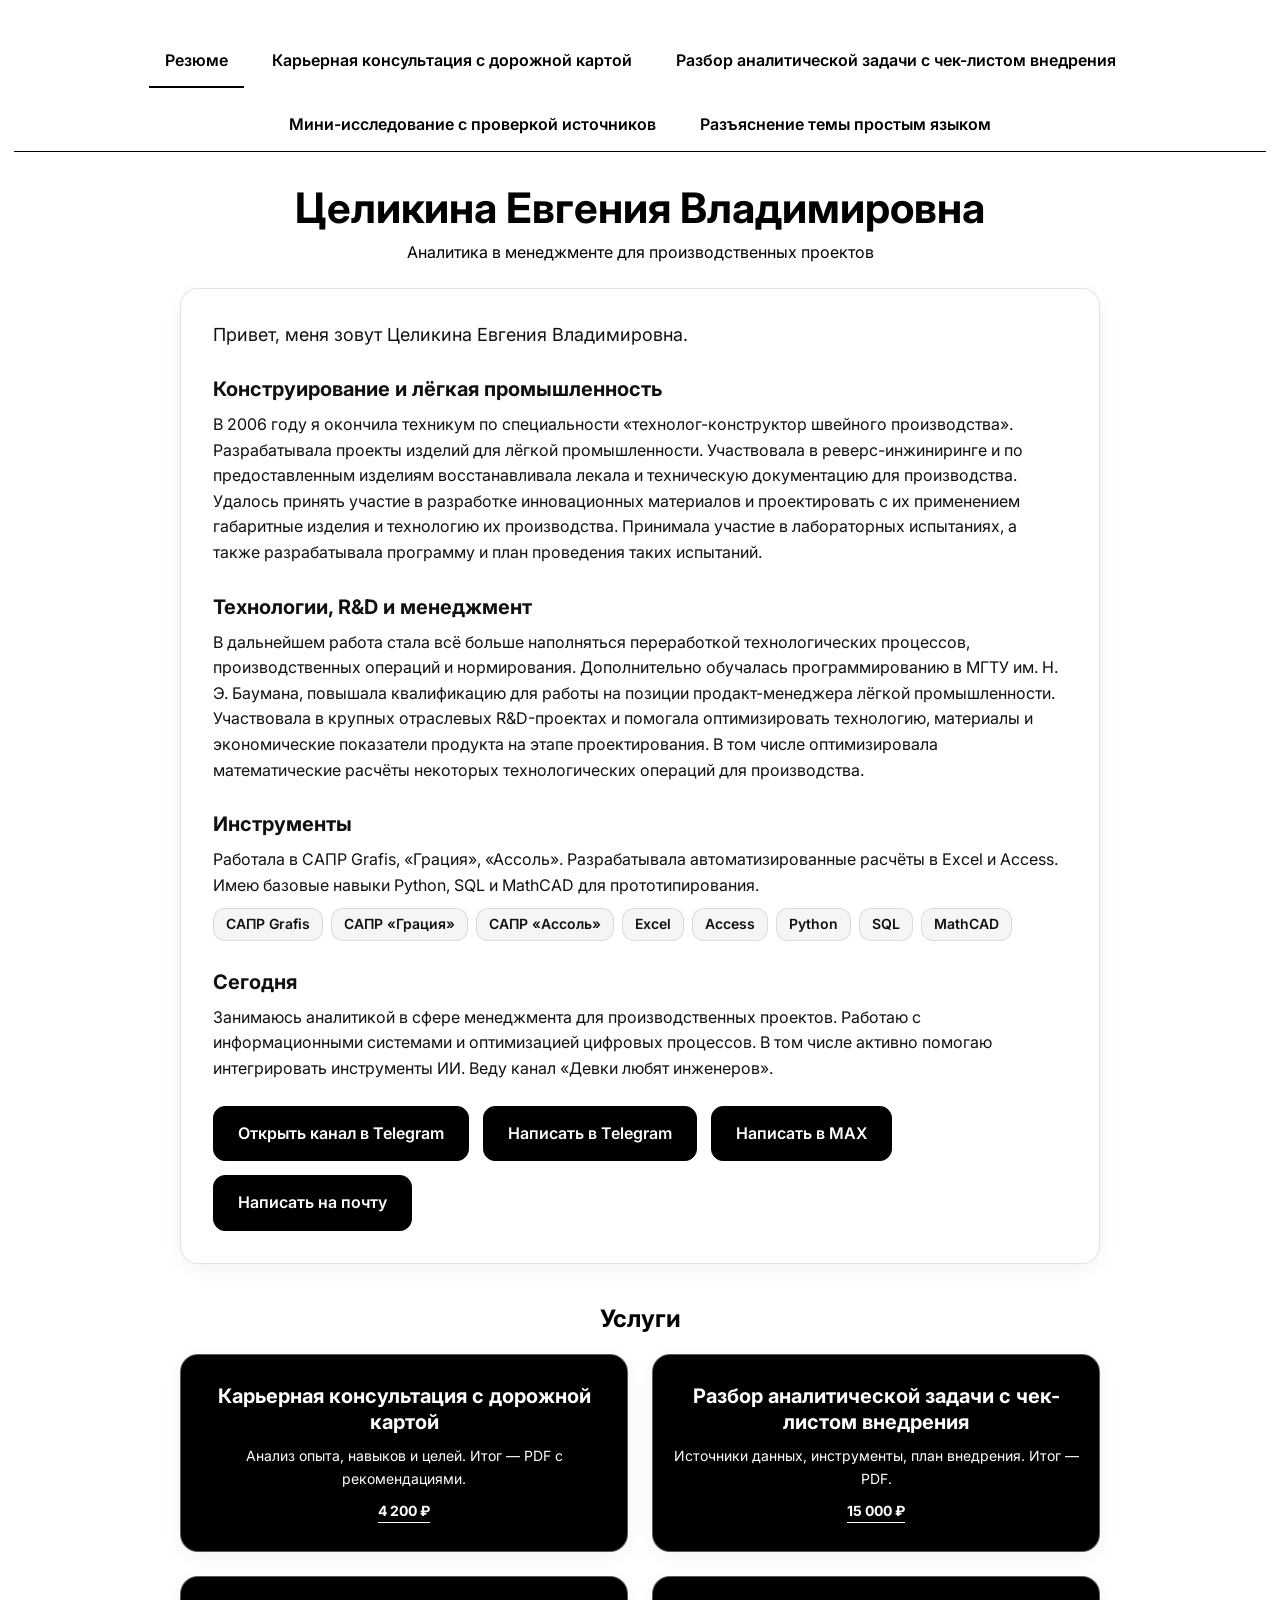
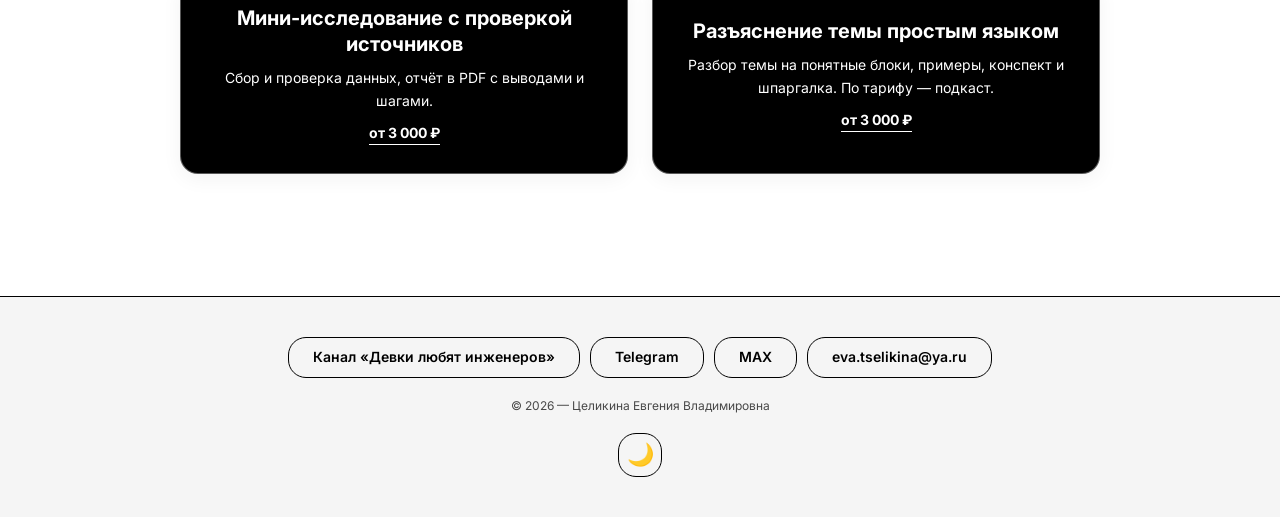
<file: index.html>
<!DOCTYPE html>
<html lang="ru">
<head>
<meta charset="UTF-8">
<meta name="viewport" content="width=device-width, initial-scale=1.0">
<meta name="description" content="Резюме: технолог-конструктор, аналитик в менеджменте для производственных проектов.">
<title>Целикина Евгения Владимировна — резюме</title>
<link rel="icon" href="data:image/svg+xml,%3Csvg xmlns='http://www.w3.org/2000/svg' viewBox='0 0 100 100'%3E%3Ctext y='.9em' font-size='90'%3E%F0%9F%93%8B%3C/text%3E%3C/svg%3E">
<link rel="stylesheet" href="style.css">
</head>
<body>
<main class="site-page">
  <nav class="eng-tabs" aria-label="Основная навигация">
    <a href="index.html" class="eng-tab active" aria-current="page">Резюме</a><a href="career.html" class="eng-tab">Карьерная консультация с дорожной картой</a><a href="analytics.html" class="eng-tab">Разбор аналитической задачи с чек-листом внедрения</a><a href="research.html" class="eng-tab">Мини-исследование с проверкой источников</a><a href="explain.html" class="eng-tab">Разъяснение темы простым языком</a>
  </nav>

  <header class="page-header">
    <h1>Целикина Евгения Владимировна</h1>
    <p>Аналитика в менеджменте для производственных проектов</p>
  </header>

  <article class="doc-card">
    <p class="doc-lead">Привет, меня зовут Целикина Евгения Владимировна.</p>

    <h2>Конструирование и лёгкая промышленность</h2>
    <p>В 2006 году я окончила техникум по специальности «технолог-конструктор швейного производства». Разрабатывала проекты изделий для лёгкой промышленности. Участвовала в реверс-инжиниринге и по предоставленным изделиям восстанавливала лекала и техническую документацию для производства. Удалось принять участие в разработке инновационных материалов и проектировать с их применением габаритные изделия и технологию их производства. Принимала участие в лабораторных испытаниях, а также разрабатывала программу и план проведения таких испытаний.</p>

    <h2>Технологии, R&amp;D и менеджмент</h2>
    <p>В дальнейшем работа стала всё больше наполняться переработкой технологических процессов, производственных операций и нормирования. Дополнительно обучалась программированию в МГТУ им. Н. Э. Баумана, повышала квалификацию для работы на позиции продакт-менеджера лёгкой промышленности. Участвовала в крупных отраслевых R&amp;D-проектах и помогала оптимизировать технологию, материалы и экономические показатели продукта на этапе проектирования. В том числе оптимизировала математические расчёты некоторых технологических операций для производства.</p>

    <h2>Инструменты</h2>
    <p>Работала в САПР Grafis, «Грация», «Ассоль». Разрабатывала автоматизированные расчёты в Excel и Access. Имею базовые навыки Python, SQL и MathCAD для прототипирования.</p>
    <ul class="tag-list" aria-label="Инструменты">
      <li>САПР Grafis</li><li>САПР «Грация»</li><li>САПР «Ассоль»</li><li>Excel</li><li>Access</li><li>Python</li><li>SQL</li><li>MathCAD</li>
    </ul>

    <h2>Сегодня</h2>
    <p>Занимаюсь аналитикой в сфере менеджмента для производственных проектов. Работаю с информационными системами и оптимизацией цифровых процессов. В том числе активно помогаю интегрировать инструменты ИИ. Веду канал «Девки любят инженеров».</p>
    <div class="pay-block">
      <a class="eng-btn" href="https://t.me/enjigirling" target="_blank" rel="noopener">Открыть канал в Telegram</a>
      <a class="eng-btn" href="https://t.me/evosif" target="_blank" rel="noopener">Написать в Telegram</a>
      <a class="eng-btn" href="https://max.ru/u/f9LHodD0cOJKXAC9WrloHyj5WMD9-PwtNZtMiqGf39McW0le8b7I_dZ2DLg" target="_blank" rel="noopener">Написать в MAX</a>
      <a class="eng-btn" href="mailto:eva.tselikina@ya.ru">Написать на почту</a>
    </div>
  </article>

  <h2 class="section-title">Услуги</h2>
  <div class="eng-grid">
    <a class="eng-card" href="career.html">
      <span class="eng-title">Карьерная консультация с дорожной картой</span>
      <span class="eng-desc">Анализ опыта, навыков и целей. Итог — PDF с рекомендациями.</span>
      <span class="eng-price">4&nbsp;200&nbsp;₽</span>
    </a>
    <a class="eng-card" href="analytics.html">
      <span class="eng-title">Разбор аналитической задачи с чек-листом внедрения</span>
      <span class="eng-desc">Источники данных, инструменты, план внедрения. Итог — PDF.</span>
      <span class="eng-price">15&nbsp;000&nbsp;₽</span>
    </a>
    <a class="eng-card" href="research.html">
      <span class="eng-title">Мини-исследование с проверкой источников</span>
      <span class="eng-desc">Сбор и проверка данных, отчёт в PDF с выводами и шагами.</span>
      <span class="eng-price">от 3&nbsp;000&nbsp;₽</span>
    </a>
    <a class="eng-card" href="explain.html">
      <span class="eng-title">Разъяснение темы простым языком</span>
      <span class="eng-desc">Разбор темы на понятные блоки, примеры, конспект и шпаргалка. По тарифу — подкаст.</span>
      <span class="eng-price">от 3&nbsp;000&nbsp;₽</span>
    </a>
  </div>
</main>

<footer>
  <div class="footer-links">
    <a class="footer-btn" href="https://t.me/enjigirling" target="_blank" rel="noopener">Канал «Девки любят инженеров»</a>
    <a class="footer-btn" href="https://t.me/evosif" target="_blank" rel="noopener">Telegram</a>
    <a class="footer-btn" href="https://max.ru/u/f9LHodD0cOJKXAC9WrloHyj5WMD9-PwtNZtMiqGf39McW0le8b7I_dZ2DLg" target="_blank" rel="noopener">MAX</a>
    <a class="footer-btn" href="mailto:eva.tselikina@ya.ru">eva.tselikina@ya.ru</a>
  </div>
  <p class="footer-copy">© 2026 — Целикина Евгения Владимировна</p>
  <button class="theme-toggle" id="themeToggle" type="button" aria-label="Переключить тему">🌙</button>
</footer>

<script src="theme.js"></script>
</body>
</html>
</file>
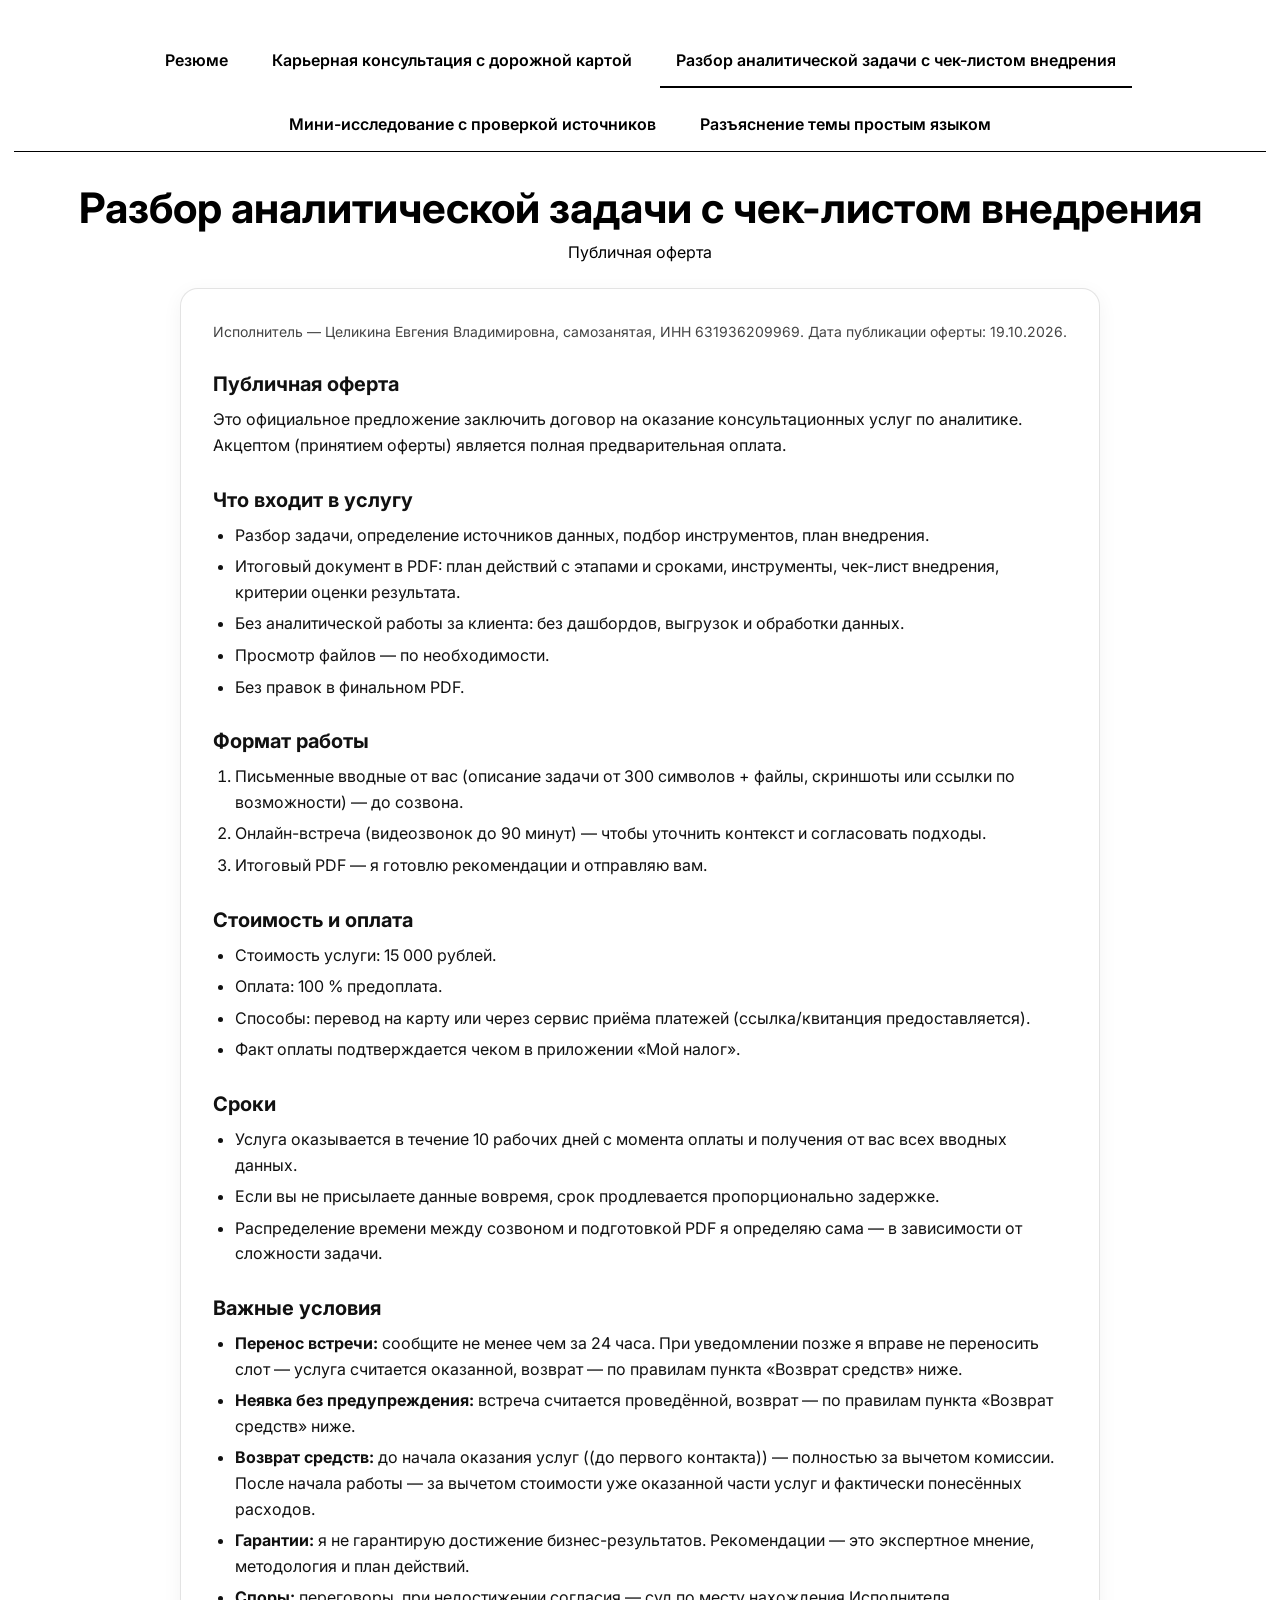
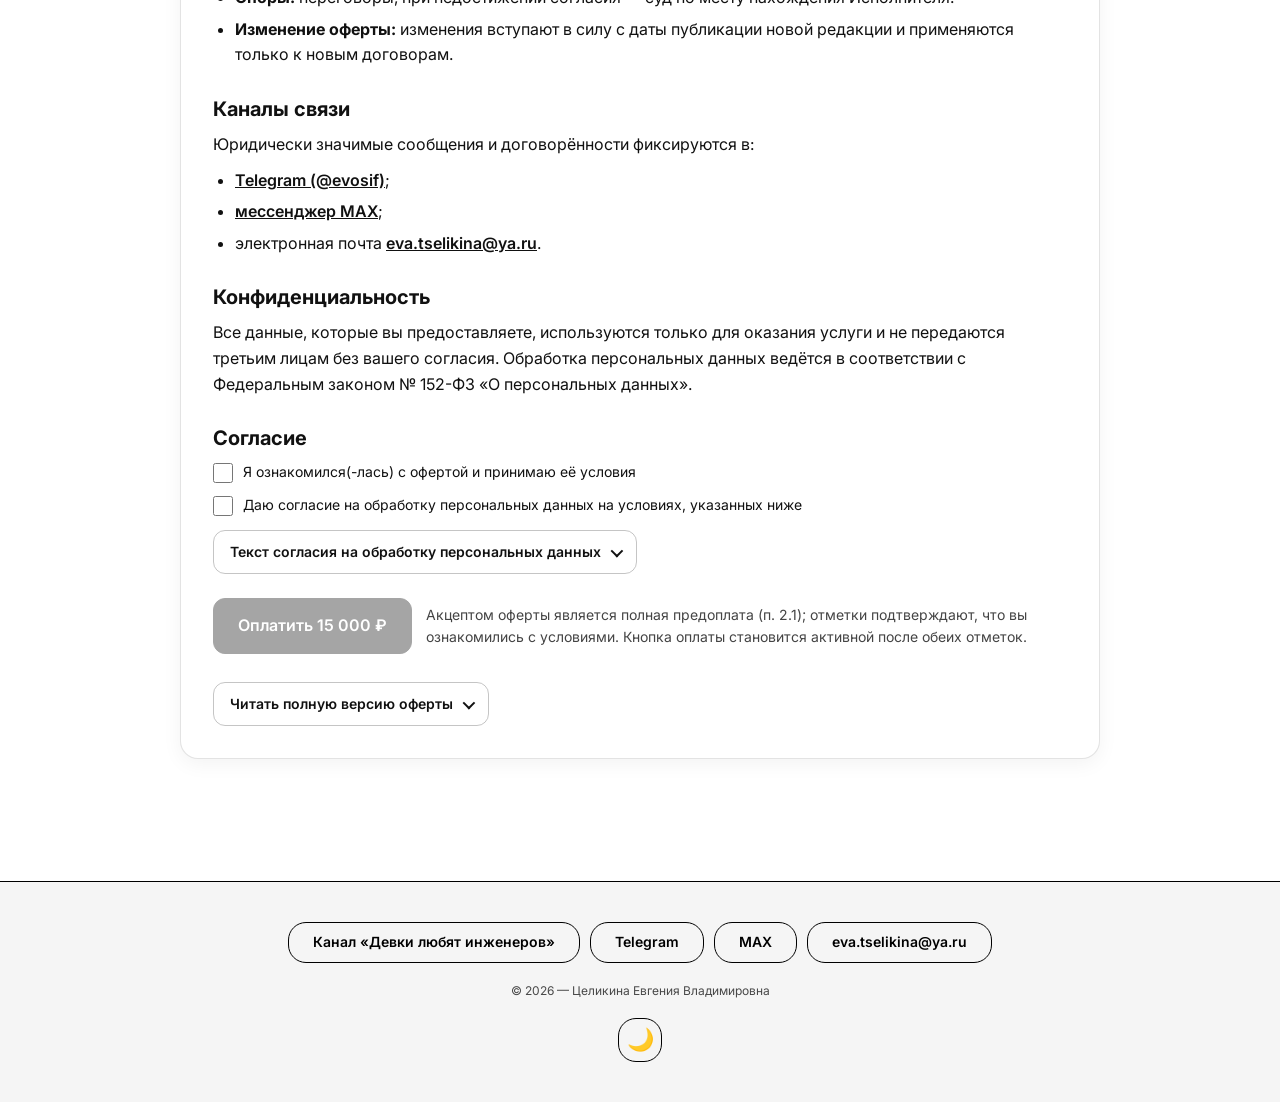
<file: analytics.html>
<!DOCTYPE html>
<html lang="ru">
<head>
<meta charset="UTF-8">
<meta name="viewport" content="width=device-width, initial-scale=1.0">
<meta name="description" content="Публичная оферта на консультационные услуги по аналитике: стоимость, сроки, условия.">
<title>Разбор аналитической задачи с чек-листом внедрения</title>
<link rel="icon" href="data:image/svg+xml,%3Csvg xmlns='http://www.w3.org/2000/svg' viewBox='0 0 100 100'%3E%3Ctext y='.9em' font-size='90'%3E%F0%9F%93%8B%3C/text%3E%3C/svg%3E">
<link rel="stylesheet" href="style.css">
</head>
<body>
<main class="site-page">
  <nav class="eng-tabs" aria-label="Основная навигация">
    <a href="index.html" class="eng-tab">Резюме</a><a href="career.html" class="eng-tab">Карьерная консультация с дорожной картой</a><a href="analytics.html" class="eng-tab active" aria-current="page">Разбор аналитической задачи с чек-листом внедрения</a><a href="research.html" class="eng-tab">Мини-исследование с проверкой источников</a><a href="explain.html" class="eng-tab">Разъяснение темы простым языком</a>
  </nav>

  <header class="page-header">
    <h1>Разбор аналитической задачи с чек-листом внедрения</h1>
    <p>Публичная оферта</p>
  </header>

  <article class="doc-card">
    <p class="offer-party">Исполнитель — Целикина Евгения Владимировна, самозанятая, ИНН 631936209969. Дата публикации оферты: 19.10.2026.</p>
    <h2>Публичная оферта</h2>
    <p>Это официальное предложение заключить договор на оказание консультационных услуг по аналитике. Акцептом (принятием оферты) является полная предварительная оплата.</p>

    <h2>Что входит в услугу</h2>
    <ul>
      <li>Разбор задачи, определение источников данных, подбор инструментов, план внедрения.</li>
      <li>Итоговый документ в PDF: план действий с этапами и сроками, инструменты, чек-лист внедрения, критерии оценки результата.</li>
      <li>Без аналитической работы за клиента: без дашбордов, выгрузок и обработки данных.</li>
      <li>Просмотр файлов — по необходимости.</li>
      <li>Без правок в финальном PDF.</li>
    </ul>

    <h2>Формат работы</h2>
    <ol>
      <li>Письменные вводные от вас (описание задачи от 300 символов + файлы, скриншоты или ссылки по возможности) — до созвона.</li>
      <li>Онлайн-встреча (видеозвонок до 90 минут) — чтобы уточнить контекст и согласовать подходы.</li>
      <li>Итоговый PDF — я готовлю рекомендации и отправляю вам.</li>
    </ol>

    <h2>Стоимость и оплата</h2>
    <ul>
      <li>Стоимость услуги: 15&nbsp;000&nbsp;рублей.</li>
      <li>Оплата: 100&nbsp;% предоплата.</li>
      <li>Способы: перевод на карту или через сервис приёма платежей (ссылка/квитанция предоставляется).</li>
      <li>Факт оплаты подтверждается чеком в приложении «Мой налог».</li>
    </ul>

    <h2>Сроки</h2>
    <ul>
      <li>Услуга оказывается в течение 10 рабочих дней с момента оплаты и получения от вас всех вводных данных.</li>
      <li>Если вы не присылаете данные вовремя, срок продлевается пропорционально задержке.</li>
      <li>Распределение времени между созвоном и подготовкой PDF я определяю сама — в зависимости от сложности задачи.</li>
    </ul>

    <h2>Важные условия</h2>
    <ul>
      <li><strong>Перенос встречи:</strong> сообщите не менее чем за 24 часа. При уведомлении позже я вправе не переносить слот — услуга считается оказанной, возврат — по правилам пункта «Возврат средств» ниже.</li>
      <li><strong>Неявка без предупреждения:</strong> встреча считается проведённой, возврат — по правилам пункта «Возврат средств» ниже.</li>
      <li><strong>Возврат средств:</strong> до начала оказания услуг ((до первого контакта)) — полностью за вычетом комиссии. После начала работы — за вычетом стоимости уже оказанной части услуг и фактически понесённых расходов.</li>
      <li><strong>Гарантии:</strong> я не гарантирую достижение бизнес-результатов. Рекомендации — это экспертное мнение, методология и план действий.</li>
      <li><strong>Споры:</strong> переговоры, при недостижении согласия — суд по месту нахождения Исполнителя.</li>
      <li><strong>Изменение оферты:</strong> изменения вступают в силу с даты публикации новой редакции и применяются только к новым договорам.</li>
    </ul>

    <h2>Каналы связи</h2>
    <p>Юридически значимые сообщения и договорённости фиксируются в:</p>
    <ul>
      <li><a href="https://t.me/evosif" target="_blank" rel="noopener">Telegram (@evosif)</a>;</li><li><a href="https://max.ru/u/f9LHodD0cOJKXAC9WrloHyj5WMD9-PwtNZtMiqGf39McW0le8b7I_dZ2DLg" target="_blank" rel="noopener">мессенджер MAX</a>;</li><li>электронная почта <a href="mailto:eva.tselikina@ya.ru">eva.tselikina@ya.ru</a>.</li>
    </ul>

    <h2>Конфиденциальность</h2>
    <p>Все данные, которые вы предоставляете, используются только для оказания услуги и не передаются третьим лицам без вашего согласия. Обработка персональных данных ведётся в соответствии с Федеральным законом № 152-ФЗ «О персональных данных».</p>

    <h2>Согласие</h2>
    <div class="consent">
      <label><input type="checkbox" id="agreeOffer"> <span>Я ознакомился(-лась) с офертой и принимаю её условия</span></label>
      <label><input type="checkbox" id="agreePd"> <span>Даю согласие на обработку персональных данных на условиях, указанных ниже</span></label>
    </div>
    <details class="offer-more offer-more--inline">
      <summary><span class="when-closed">Текст согласия на обработку персональных данных</span><span class="when-open">Скрыть текст согласия</span></summary>
      <div class="offer-full">
      <p>Я, Заказчик, действуя свободно, своей волей и в своём интересе, даю Целикиной Евгении Владимировне (ИНН 631936209969, самозанятая; далее — Оператор) согласие на обработку моих персональных данных в соответствии с Федеральным законом №&nbsp;152-ФЗ «О персональных данных».</p>
      <p><span class="clause">1.</span>Цель обработки: заключение и исполнение договора на оказание услуг по условиям опубликованной оферты, связь со мной по вопросам оказания услуг.</p>
      <p><span class="clause">2.</span>Перечень данных: фамилия, имя, отчество; контакты (Telegram, MAX, электронная почта); сведения, которые я сам передаю Оператору (резюме, сведения об опыте и навыках, описание задачи и приложенные материалы).</p>
      <p><span class="clause">3.</span>Действия с данными: сбор, запись, систематизация, накопление, хранение, уточнение, использование и удаление. Данные не передаются третьим лицам без моего согласия, кроме случаев, предусмотренных законом.</p>
      <p><span class="clause">4.</span>Срок действия: до достижения цели обработки. После этого данные удаляются, если закон не требует хранить их дольше.</p>
      <p><span class="clause">5.</span>Отзыв согласия: я могу отозвать согласие, направив Оператору письменное уведомление на электронную почту eva.tselikina@ya.ru или иным способом, предусмотренным законом.</p>
      </div>
    </details>

    <div class="pay-block">
      <a class="eng-btn is-disabled" id="payBtn" data-href="https://pay.cloudtips.ru/p/72472d16" role="link" aria-disabled="true" target="_blank" rel="noopener">Оплатить 15&nbsp;000&nbsp;₽</a>
      <noscript><a class="eng-btn" href="https://pay.cloudtips.ru/p/72472d16" target="_blank" rel="noopener">Оплатить 15&nbsp;000&nbsp;₽</a></noscript>
      <p class="pay-note">Акцептом оферты является полная предоплата (п.&nbsp;2.1); отметки подтверждают, что вы ознакомились с условиями. Кнопка оплаты становится активной после обеих отметок.</p>
    </div>

    <details class="offer-more">
      <summary><span class="when-closed">Читать полную версию оферты</span><span class="when-open">Скрыть полную версию</span></summary>
      <div class="offer-full">
      <p>Исполнитель: Целикина Евгения Владимировна, самозанятая (плательщик налога на профессиональный доход), ИНН 631936209969.</p>
      <p>Контакты Исполнителя: <a href="https://t.me/evosif" target="_blank" rel="noopener">Telegram (@evosif)</a>, <a href="https://max.ru/u/f9LHodD0cOJKXAC9WrloHyj5WMD9-PwtNZtMiqGf39McW0le8b7I_dZ2DLg" target="_blank" rel="noopener">мессенджер MAX</a>, электронная почта <a href="mailto:eva.tselikina@ya.ru">eva.tselikina@ya.ru</a>.</p>
      <p>Дата публикации оферты: 19.10.2026.</p>
      <p>Место и формат оказания услуг: исключительно дистанционно (онлайн-встречи в видеоформате, голосовые/текстовые сообщения в мессенджерах, электронная почта). Очные встречи не проводятся.</p>
      <h2>1. Предмет договора</h2>
      <p><span class="clause">1.1.</span>Исполнитель оказывает Заказчику консультационные услуги по аналитике (далее — Услуги), включающие разбор задачи, определение источников данных, подбор инструментов и формирование плана внедрения.</p>
      <p><span class="clause">1.2.</span>Услуги оказываются в гибридном формате:</p>
      <ul><li>Этап 1 (письменный): Заказчик предоставляет вводные данные (описание задачи, цели, ограничения, текущие процессы, желаемый результат). Минимальный объём вводных: описание задачи в свободной форме не менее 300 символов + по возможности 1–3 файла/скриншота/ссылки (если есть).</li><li>Этап 2 (устный): согласованная онлайн-встреча (видеозвонок) продолжительностью до 90 минут для уточнения контекста, приоритизации задач и согласования подходов.</li><li>Этап 3 (итоговый): Исполнитель формирует рекомендации в виде документа в формате PDF (план действий с этапами и сроками, рекомендуемые инструменты, чек-лист внедрения, критерии оценки результата).</li></ul>
      <p><span class="clause">1.3.</span>Исполнитель не выполняет аналитическую работу за Заказчика (не строит дашборды, не делает выгрузки, не обрабатывает массивы данных, не собирает данные из систем). Услуга носит исключительно консультационный характер: диагностика, методология, план и рекомендации.</p>
      <p><span class="clause">1.4.</span>Просмотр предоставленных файлов/данных осуществляется Исполнителем по необходимости и при наличии, без обязательства проводить полный анализ всех материалов.</p>
      <p><span class="clause">1.5.</span>Результатом оказания Услуг является документ в электронном виде в формате PDF.</p>
      <p><span class="clause">1.6.</span>Внесение правок в итоговый документ не предусмотрено.</p>
      <h2>2. Порядок заключения договора и акцепт оферты</h2>
      <p><span class="clause">2.1.</span>Акцептом оферты (принятием предложения) считается полная предварительная оплата Услуг.</p>
      <p><span class="clause">2.2.</span>С момента поступления оплаты договор считается заключённым.</p>
      <p><span class="clause">2.3.</span>Юридически значимые каналы связи: Telegram (@evosif), электронная почта eva.tselikina@ya.ru, мессенджер MAX.</p>
      <h2>3. Права и обязанности Сторон</h2>
      <p class="party">Исполнитель обязуется:</p>
      <p><span class="clause">3.1.</span>Оказать Услуги лично.</p>
      <p><span class="clause">3.2.</span>Соблюдать конфиденциальность.</p>
      <p><span class="clause">3.3.</span>Предоставить Услуги в срок, указанный в разделе 5.</p>
      <p><span class="clause">3.4.</span>При неполных вводных данных запросить у Заказчика уточнения; до их предоставления Исполнитель вправе приостановить оказание Услуг.</p>
      <p class="party">Заказчик обязуется:</p>
      <p><span class="clause">3.5.</span>Предоставить вводные данные до созвона (п.&nbsp;1.2).</p>
      <p><span class="clause">3.6.</span>Произвести 100&nbsp;% предоплату.</p>
      <p><span class="clause">3.7.</span>Соблюдать порядок взаимодействия и своевременно уведомлять о переносе встречи не менее чем за 24 часа.</p>
      <h2>4. Цена и порядок расчётов</h2>
      <p><span class="clause">4.1.</span>Стоимость Услуг составляет 15&nbsp;000 (пятнадцать тысяч) рублей.</p>
      <p><span class="clause">4.2.</span>Оплата — 100&nbsp;% предварительно.</p>
      <p><span class="clause">4.3.</span>Способ оплаты: перевод на банковскую карту либо через сервис приёма платежей (по ссылке/квитанции, предоставляемой Исполнителем).</p>
      <p><span class="clause">4.4.</span>Моментом оплаты считается дата поступления денежных средств на счёт Исполнителя.</p>
      <p><span class="clause">4.5.</span>Факт оказания услуги подтверждается чеком, сформированным в приложении «Мой налог».</p>
      <h2>5. Сроки оказания Услуг</h2>
      <p><span class="clause">5.1.</span>Услуги оказываются в течение 10 (десяти) рабочих дней с даты поступления оплаты и предоставления всех необходимых вводных данных.</p>
      <p><span class="clause">5.2.</span>Если Заказчик не предоставил запрашиваемые сведения в течение 3 (трёх) рабочих дней после запроса, срок оказания Услуг продлевается на количество дней задержки.</p>
      <p><span class="clause">5.3.</span>Распределение времени между этапами (подготовка, созвон, оформление PDF) Исполнитель определяет самостоятельно, исходя из сложности задачи и полноты предоставленных данных.</p>
      <h2>6. Перенос и пропуск встречи</h2>
      <p><span class="clause">6.1.</span>Перенос встречи возможен при условии уведомления Исполнителя не менее чем за 24 часа до запланированного времени.</p>
      <p><span class="clause">6.2.</span>При уведомлении менее чем за 24 часа Исполнитель вправе не переносить слот; услуга в этой части считается оказанной, а возврат средств осуществляется в порядке раздела 9.</p>
      <p><span class="clause">6.3.</span>При неявке Заказчика на согласованную встречу без своевременного уведомления встреча считается проведённой, услуга — оказанной, а возврат средств осуществляется в порядке раздела 9.</p>
      <h2>7. Ограничение ответственности и отсутствие гарантий</h2>
      <p><span class="clause">7.1.</span>Исполнитель не гарантирует достижение бизнес-результатов (рост конверсии, снижение оттока, рост выручки и т. п.) и не несёт ответственности за внедрение рекомендаций.</p>
      <p><span class="clause">7.2.</span>Рекомендации — это экспертное мнение, методология и план действий; итоговый результат зависит от действий Заказчика и внешних обстоятельств.</p>
      <h2>8. Конфиденциальность и персональные данные</h2>
      <p><span class="clause">8.1.</span>Данные используются только для оказания Услуги и не передаются третьим лицам без согласия Заказчика.</p>
      <p><span class="clause">8.2.</span>Обработка персональных данных — в соответствии с Федеральным законом №&nbsp;152-ФЗ «О персональных данных».</p>
      <p><span class="clause">8.3.</span>Заказчик подтверждает, что предоставленные данные предоставлены добровольно и могут использоваться Исполнителем исключительно для оказания согласованных Услуг.</p>
      <h2>9. Возврат денежных средств</h2>
      <p><span class="clause">9.1.</span>Возврат — до начала оказания услуг (до первого контакта) за вычетом банковской комиссии.</p>
      <p><span class="clause">9.2.</span>После начала оказания услуг Заказчик вправе отказаться от договора; Исполнитель возвращает уплаченные средства за вычетом стоимости фактически оказанной части услуг и фактически понесённых расходов.</p>
      <p><span class="clause">9.3.</span>При невозможности оказания услуг по вине Исполнителя — возврат в полном объёме.</p>
      <h2>10. Разрешение споров</h2>
      <p><span class="clause">10.1.</span>Стороны стремятся урегулировать все разногласия путём переговоров.</p>
      <p><span class="clause">10.2.</span>При недостижении согласия споры подлежат рассмотрению в суде по месту нахождения Исполнителя в соответствии с законодательством РФ.</p>
      <h2>11. Прочие условия</h2>
      <p><span class="clause">11.1.</span>Исполнитель вправе вносить изменения в условия оферты. Изменения вступают в силу с даты публикации новой редакции.</p>
      <p><span class="clause">11.2.</span>Новые условия применяются только к новым договорам (акцептам), заключённым после публикации изменений.</p>
      <p><span class="clause">11.3.</span>Договор регулируется законодательством РФ.</p>
      </div>
    </details>
  </article>
</main>

<footer>
  <div class="footer-links">
    <a class="footer-btn" href="https://t.me/enjigirling" target="_blank" rel="noopener">Канал «Девки любят инженеров»</a>
    <a class="footer-btn" href="https://t.me/evosif" target="_blank" rel="noopener">Telegram</a>
    <a class="footer-btn" href="https://max.ru/u/f9LHodD0cOJKXAC9WrloHyj5WMD9-PwtNZtMiqGf39McW0le8b7I_dZ2DLg" target="_blank" rel="noopener">MAX</a>
    <a class="footer-btn" href="mailto:eva.tselikina@ya.ru">eva.tselikina@ya.ru</a>
  </div>
  <p class="footer-copy">© 2026 — Целикина Евгения Владимировна</p>
  <button class="theme-toggle" id="themeToggle" type="button" aria-label="Переключить тему">🌙</button>
</footer>

<script src="theme.js"></script>
<script src="offer.js"></script>
</body>
</html>
</file>
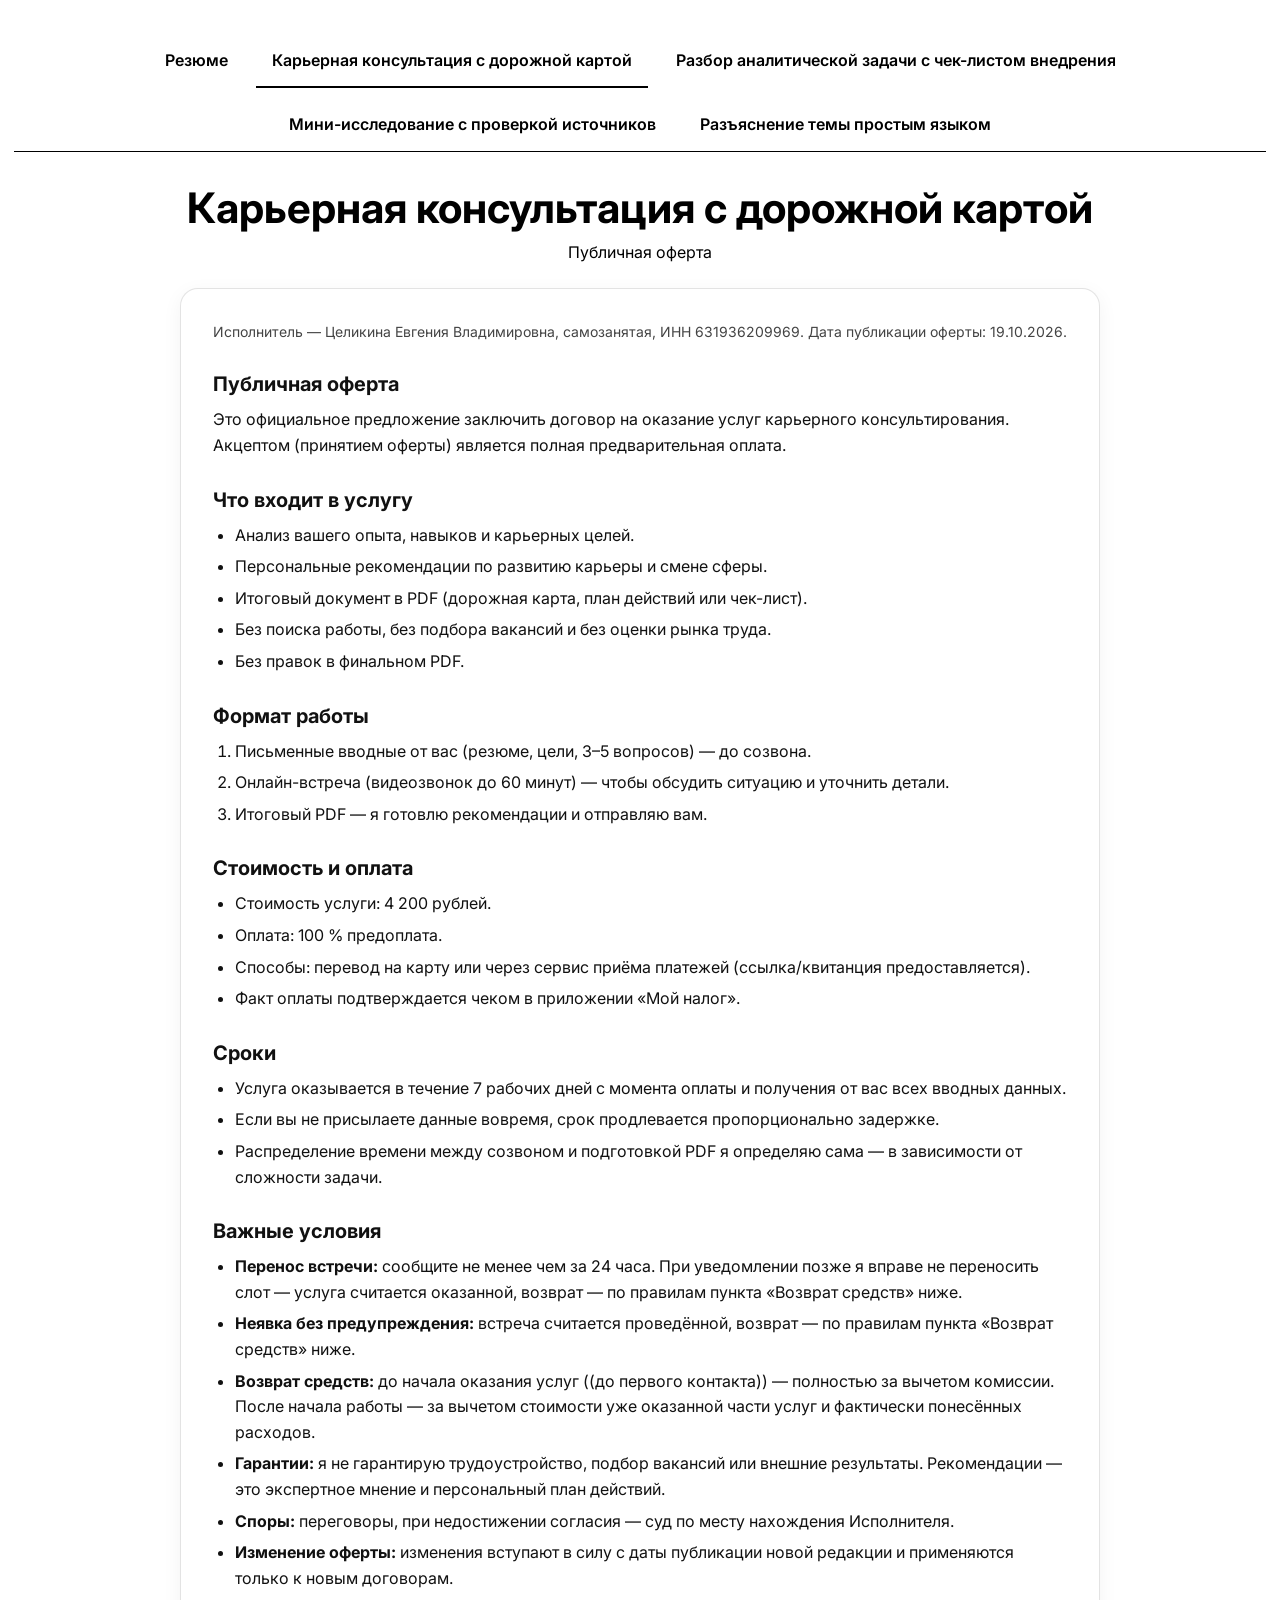
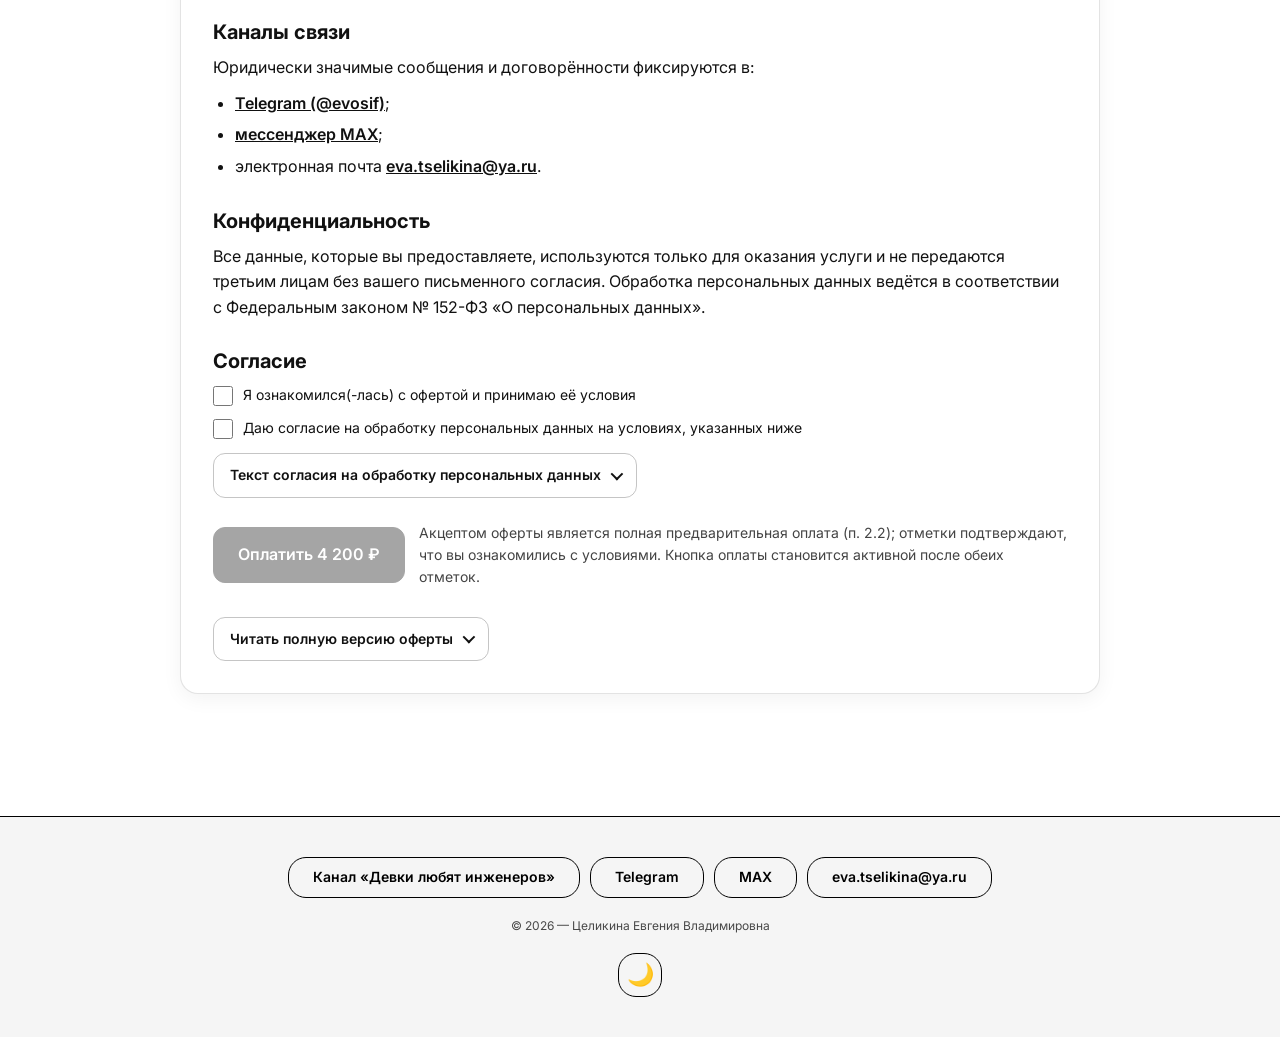
<file: career.html>
<!DOCTYPE html>
<html lang="ru">
<head>
<meta charset="UTF-8">
<meta name="viewport" content="width=device-width, initial-scale=1.0">
<meta name="description" content="Публичная оферта на услуги карьерного консультирования: стоимость, сроки, условия.">
<title>Карьерная консультация с дорожной картой</title>
<link rel="icon" href="data:image/svg+xml,%3Csvg xmlns='http://www.w3.org/2000/svg' viewBox='0 0 100 100'%3E%3Ctext y='.9em' font-size='90'%3E%F0%9F%93%8B%3C/text%3E%3C/svg%3E">
<link rel="stylesheet" href="style.css">
</head>
<body>
<main class="site-page">
  <nav class="eng-tabs" aria-label="Основная навигация">
    <a href="index.html" class="eng-tab">Резюме</a><a href="career.html" class="eng-tab active" aria-current="page">Карьерная консультация с дорожной картой</a><a href="analytics.html" class="eng-tab">Разбор аналитической задачи с чек-листом внедрения</a><a href="research.html" class="eng-tab">Мини-исследование с проверкой источников</a><a href="explain.html" class="eng-tab">Разъяснение темы простым языком</a>
  </nav>

  <header class="page-header">
    <h1>Карьерная консультация с дорожной картой</h1>
    <p>Публичная оферта</p>
  </header>

  <article class="doc-card">
    <p class="offer-party">Исполнитель — Целикина Евгения Владимировна, самозанятая, ИНН 631936209969. Дата публикации оферты: 19.10.2026.</p>
    <h2>Публичная оферта</h2>
    <p>Это официальное предложение заключить договор на оказание услуг карьерного консультирования. Акцептом (принятием оферты) является полная предварительная оплата.</p>

    <h2>Что входит в услугу</h2>
    <ul>
      <li>Анализ вашего опыта, навыков и карьерных целей.</li>
      <li>Персональные рекомендации по развитию карьеры и смене сферы.</li>
      <li>Итоговый документ в PDF (дорожная карта, план действий или чек-лист).</li>
      <li>Без поиска работы, без подбора вакансий и без оценки рынка труда.</li>
      <li>Без правок в финальном PDF.</li>
    </ul>

    <h2>Формат работы</h2>
    <ol>
      <li>Письменные вводные от вас (резюме, цели, 3–5 вопросов) — до созвона.</li>
      <li>Онлайн-встреча (видеозвонок до 60 минут) — чтобы обсудить ситуацию и уточнить детали.</li>
      <li>Итоговый PDF — я готовлю рекомендации и отправляю вам.</li>
    </ol>

    <h2>Стоимость и оплата</h2>
    <ul>
      <li>Стоимость услуги: 4&nbsp;200&nbsp;рублей.</li>
      <li>Оплата: 100&nbsp;% предоплата.</li>
      <li>Способы: перевод на карту или через сервис приёма платежей (ссылка/квитанция предоставляется).</li>
      <li>Факт оплаты подтверждается чеком в приложении «Мой налог».</li>
    </ul>

    <h2>Сроки</h2>
    <ul>
      <li>Услуга оказывается в течение 7 рабочих дней с момента оплаты и получения от вас всех вводных данных.</li>
      <li>Если вы не присылаете данные вовремя, срок продлевается пропорционально задержке.</li>
      <li>Распределение времени между созвоном и подготовкой PDF я определяю сама — в зависимости от сложности задачи.</li>
    </ul>

    <h2>Важные условия</h2>
    <ul>
      <li><strong>Перенос встречи:</strong> сообщите не менее чем за 24 часа. При уведомлении позже я вправе не переносить слот — услуга считается оказанной, возврат — по правилам пункта «Возврат средств» ниже.</li>
      <li><strong>Неявка без предупреждения:</strong> встреча считается проведённой, возврат — по правилам пункта «Возврат средств» ниже.</li>
      <li><strong>Возврат средств:</strong> до начала оказания услуг ((до первого контакта)) — полностью за вычетом комиссии. После начала работы — за вычетом стоимости уже оказанной части услуг и фактически понесённых расходов.</li>
      <li><strong>Гарантии:</strong> я не гарантирую трудоустройство, подбор вакансий или внешние результаты. Рекомендации — это экспертное мнение и персональный план действий.</li>
      <li><strong>Споры:</strong> переговоры, при недостижении согласия — суд по месту нахождения Исполнителя.</li>
      <li><strong>Изменение оферты:</strong> изменения вступают в силу с даты публикации новой редакции и применяются только к новым договорам.</li>
    </ul>

    <h2>Каналы связи</h2>
    <p>Юридически значимые сообщения и договорённости фиксируются в:</p>
    <ul>
      <li><a href="https://t.me/evosif" target="_blank" rel="noopener">Telegram (@evosif)</a>;</li><li><a href="https://max.ru/u/f9LHodD0cOJKXAC9WrloHyj5WMD9-PwtNZtMiqGf39McW0le8b7I_dZ2DLg" target="_blank" rel="noopener">мессенджер MAX</a>;</li><li>электронная почта <a href="mailto:eva.tselikina@ya.ru">eva.tselikina@ya.ru</a>.</li>
    </ul>

    <h2>Конфиденциальность</h2>
    <p>Все данные, которые вы предоставляете, используются только для оказания услуги и не передаются третьим лицам без вашего письменного согласия. Обработка персональных данных ведётся в соответствии с Федеральным законом № 152-ФЗ «О персональных данных».</p>

    <h2>Согласие</h2>
    <div class="consent">
      <label><input type="checkbox" id="agreeOffer"> <span>Я ознакомился(-лась) с офертой и принимаю её условия</span></label>
      <label><input type="checkbox" id="agreePd"> <span>Даю согласие на обработку персональных данных на условиях, указанных ниже</span></label>
    </div>
    <details class="offer-more offer-more--inline">
      <summary><span class="when-closed">Текст согласия на обработку персональных данных</span><span class="when-open">Скрыть текст согласия</span></summary>
      <div class="offer-full">
      <p>Я, Заказчик, действуя свободно, своей волей и в своём интересе, даю Целикиной Евгении Владимировне (ИНН 631936209969, самозанятая; далее — Оператор) согласие на обработку моих персональных данных в соответствии с Федеральным законом №&nbsp;152-ФЗ «О персональных данных».</p>
      <p><span class="clause">1.</span>Цель обработки: заключение и исполнение договора на оказание услуг по условиям опубликованной оферты, связь со мной по вопросам оказания услуг.</p>
      <p><span class="clause">2.</span>Перечень данных: фамилия, имя, отчество; контакты (Telegram, MAX, электронная почта); сведения, которые я сам передаю Оператору (резюме, сведения об опыте и навыках, описание задачи и приложенные материалы).</p>
      <p><span class="clause">3.</span>Действия с данными: сбор, запись, систематизация, накопление, хранение, уточнение, использование и удаление. Данные не передаются третьим лицам без моего согласия, кроме случаев, предусмотренных законом.</p>
      <p><span class="clause">4.</span>Срок действия: до достижения цели обработки. После этого данные удаляются, если закон не требует хранить их дольше.</p>
      <p><span class="clause">5.</span>Отзыв согласия: я могу отозвать согласие, направив Оператору письменное уведомление на электронную почту eva.tselikina@ya.ru или иным способом, предусмотренным законом.</p>
      </div>
    </details>

    <div class="pay-block">
      <a class="eng-btn is-disabled" id="payBtn" data-href="https://pay.cloudtips.ru/p/72472d16" role="link" aria-disabled="true" target="_blank" rel="noopener">Оплатить 4&nbsp;200&nbsp;₽</a>
      <noscript><a class="eng-btn" href="https://pay.cloudtips.ru/p/72472d16" target="_blank" rel="noopener">Оплатить 4&nbsp;200&nbsp;₽</a></noscript>
      <p class="pay-note">Акцептом оферты является полная предварительная оплата (п.&nbsp;2.2); отметки подтверждают, что вы ознакомились с условиями. Кнопка оплаты становится активной после обеих отметок.</p>
    </div>

    <details class="offer-more">
      <summary><span class="when-closed">Читать полную версию оферты</span><span class="when-open">Скрыть полную версию</span></summary>
      <div class="offer-full">
      <p>Исполнитель: Целикина Евгения Владимировна, самозанятая (плательщик налога на профессиональный доход), ИНН 631936209969.</p>
      <p>Контакты Исполнителя: <a href="https://t.me/evosif" target="_blank" rel="noopener">Telegram (@evosif)</a>, <a href="https://max.ru/u/f9LHodD0cOJKXAC9WrloHyj5WMD9-PwtNZtMiqGf39McW0le8b7I_dZ2DLg" target="_blank" rel="noopener">мессенджер MAX</a>, электронная почта <a href="mailto:eva.tselikina@ya.ru">eva.tselikina@ya.ru</a>.</p>
      <p>Дата публикации оферты: 19.10.2026.</p>
      <p>Место и формат оказания услуг: исключительно дистанционно (онлайн-встречи в видеоформате, голосовые/текстовые сообщения в мессенджерах, электронная почта). Очные встречи не проводятся.</p>
      <h2>1. Предмет договора</h2>
      <p><span class="clause">1.1.</span>Исполнитель оказывает Заказчику услуги по карьерному консультированию (далее — Услуги), включающие: анализ профессионального опыта, навыков и целей Заказчика; формирование персональных рекомендаций по развитию карьеры, смене сферы деятельности, преодолению профессиональных сложностей.</p>
      <p><span class="clause">1.2.</span>Услуги оказываются в гибридном формате:</p>
      <ul><li>Этап 1 (письменный): Заказчик до созвона предоставляет краткие вводные данные (резюме, список ключевых навыков, цели/задачи, желаемые направления, 3–5 вопросов, на которые хочет получить ответ).</li><li>Этап 2 (устный): согласованная онлайн-встреча (видеозвонок продолжительностью до 60 минут) для уточнения контекста и обсуждения ситуации.</li><li>Этап 3 (итоговый): Исполнитель формирует итоговые рекомендации в виде документа в формате PDF (чек-лист, дорожная карта, план действий — по согласованию).</li></ul>
      <p><span class="clause">1.3.</span>Исполнитель не осуществляет поиск работы для Заказчика, не подбирает вакансии и не оценивает текущую ситуацию на рынке труда. Рекомендации носят исключительно консультационный характер и основаны на анализе индивидуальных данных Заказчика.</p>
      <p><span class="clause">1.4.</span>Результатом оказания Услуг является документ в электронном виде в формате PDF.</p>
      <p><span class="clause">1.5.</span>Внесение правок в итоговый документ не предусмотрено.</p>
      <h2>2. Порядок заключения договора и акцепт оферты</h2>
      <p><span class="clause">2.1.</span>Настоящая оферта является публичным предложением заключить договор на указанных условиях.</p>
      <p><span class="clause">2.2.</span>Акцептом оферты (принятием предложения) считается полная предварительная оплата Услуг в порядке, предусмотренном разделом 4.</p>
      <p><span class="clause">2.3.</span>С момента поступления оплаты договор считается заключённым, и Стороны принимают на себя обязательства по его исполнению.</p>
      <p><span class="clause">2.4.</span>Юридически значимыми способами обмена сообщениями и фиксации договорённостей являются переписка в Telegram (@evosif), на электронной почте eva.tselikina@ya.ru и в мессенджере MAX.</p>
      <h2>3. Права и обязанности Сторон</h2>
      <p class="party">Исполнитель обязуется:</p>
      <p><span class="clause">3.1.</span>Оказать Услуги лично, без привлечения третьих лиц.</p>
      <p><span class="clause">3.2.</span>Соблюдать конфиденциальность информации, полученной от Заказчика в ходе оказания Услуг.</p>
      <p><span class="clause">3.3.</span>Предоставить Услуги в срок, указанный в разделе 5.</p>
      <p><span class="clause">3.4.</span>В случае неполных вводных данных запросить у Заказчика уточнения; до их предоставления Исполнитель вправе приостановить оказание Услуг.</p>
      <p><span class="clause">3.5.</span>Осуществлять взаимодействие исключительно в дистанционном формате, используя согласованные каналы связи.</p>
      <p class="party">Заказчик обязуется:</p>
      <p><span class="clause">3.6.</span>До онлайн-встречи предоставить Исполнителю краткие вводные данные, указанные в п.&nbsp;1.2, в согласованном формате (файл, сообщение, ссылка на документ).</p>
      <p><span class="clause">3.7.</span>Произвести предварительную оплату в полном объёме в соответствии с разделом 4.</p>
      <p><span class="clause">3.8.</span>Соблюдать согласованный порядок взаимодействия (вовремя подключаться к онлайн-встречам, отвечать на уточняющие вопросы, обеспечивать работоспособность технических средств для дистанционного формата и т. п.).</p>
      <p><span class="clause">3.9.</span>При необходимости переноса встречи уведомить Исполнителя не менее чем за 24 часа до назначенного времени.</p>
      <h2>4. Цена и порядок расчётов</h2>
      <p><span class="clause">4.1.</span>Стоимость Услуг составляет 4&nbsp;200 (четыре тысячи двести) рублей.</p>
      <p><span class="clause">4.2.</span>Оплата производится в размере 100&nbsp;% предварительно, до начала оказания Услуг.</p>
      <p><span class="clause">4.3.</span>Способ оплаты: перевод на банковскую карту либо через сервис приёма платежей (по ссылке/квитанции, предоставляемой Исполнителем).</p>
      <p><span class="clause">4.4.</span>Моментом оплаты считается дата поступления денежных средств на счёт Исполнителя.</p>
      <p><span class="clause">4.5.</span>Факт оказания услуги подтверждается чеком, сформированным в приложении «Мой налог».</p>
      <h2>5. Сроки оказания Услуг</h2>
      <p><span class="clause">5.1.</span>Услуги оказываются в течение 7 (семи) рабочих дней с даты поступления оплаты и предоставления Заказчиком всех необходимых вводных данных.</p>
      <p><span class="clause">5.2.</span>Если Заказчик не предоставил запрашиваемые сведения в течение 3 (трёх) рабочих дней после запроса, срок оказания Услуг продлевается на количество дней задержки.</p>
      <p><span class="clause">5.3.</span>Распределение времени между этапами (подготовка, созвон, оформление PDF) Исполнитель определяет самостоятельно, исходя из сложности задачи и полноты предоставленных данных.</p>
      <p><span class="clause">5.4.</span>По согласованию Сторон допускается разбиение Услуг на этапы (встречи, промежуточные материалы) в пределах указанного срока.</p>
      <p><span class="clause">5.5.</span>Все этапы взаимодействия происходят дистанционно.</p>
      <h2>6. Перенос и пропуск встречи</h2>
      <p><span class="clause">6.1.</span>Перенос встречи возможен при условии уведомления Исполнителя не менее чем за 24 часа до запланированного времени.</p>
      <p><span class="clause">6.2.</span>При уведомлении о переносе менее чем за 24 часа Исполнитель вправе не переносить слот; услуга в этой части считается оказанной, а возврат средств осуществляется в порядке раздела 9.</p>
      <p><span class="clause">6.3.</span>При неявке Заказчика на согласованную встречу без своевременного уведомления встреча считается проведённой, услуга — оказанной, а возврат средств осуществляется в порядке раздела 9.</p>
      <h2>7. Ограничение ответственности и отсутствие гарантий</h2>
      <p><span class="clause">7.1.</span>Исполнитель не гарантирует трудоустройство, подбор вакансий, оценку рынка труда или иные внешние результаты.</p>
      <p><span class="clause">7.2.</span>Рекомендации Исполнителя носят консультационный характер и являются экспертным мнением; итоговый результат зависит от действий Заказчика и внешних обстоятельств.</p>
      <p><span class="clause">7.3.</span>Исполнитель не несёт ответственности за решения, принятые Заказчиком на основании предоставленных рекомендаций.</p>
      <h2>8. Конфиденциальность и персональные данные</h2>
      <p><span class="clause">8.1.</span>Любая информация, полученная в ходе оказания Услуг, не подлежит разглашению третьим лицам без письменного согласия Заказчика.</p>
      <p><span class="clause">8.2.</span>При обработке персональных данных Исполнитель руководствуется Федеральным законом №&nbsp;152-ФЗ «О персональных данных».</p>
      <p><span class="clause">8.3.</span>Заказчик подтверждает, что предоставленные им персональные данные (резюме, контакты, сведения об опыте и т. д.) предоставлены добровольно и могут использоваться Исполнителем исключительно для оказания согласованных Услуг.</p>
      <h2>9. Возврат денежных средств</h2>
      <p><span class="clause">9.1.</span>В случае отказа Заказчика от Услуг до начала их оказания (до первого контакта/встречи либо до начала работы над материалами) Исполнитель возвращает уплаченные средства за вычетом банковской комиссии.</p>
      <p><span class="clause">9.2.</span>После начала оказания Услуг (первая встреча, отправка черновых рекомендаций и т. п.) Заказчик вправе отказаться от договора; Исполнитель возвращает уплаченные средства за вычетом стоимости фактически оказанной части Услуг и фактически понесённых расходов.</p>
      <p><span class="clause">9.3.</span>В случае невозможности оказания Услуг по вине Исполнителя уплаченные средства подлежат возврату в полном объёме.</p>
      <h2>10. Разрешение споров</h2>
      <p><span class="clause">10.1.</span>Стороны стремятся урегулировать все разногласия путём переговоров.</p>
      <p><span class="clause">10.2.</span>При недостижении согласия споры подлежат рассмотрению в суде по месту нахождения Исполнителя в соответствии с законодательством РФ.</p>
      <h2>11. Прочие условия</h2>
      <p><span class="clause">11.1.</span>Исполнитель вправе вносить изменения в условия оферты. Изменения вступают в силу с даты публикации новой редакции.</p>
      <p><span class="clause">11.2.</span>Новые условия применяются только к новым договорам (акцептам), заключённым после публикации изменений.</p>
      <p><span class="clause">11.3.</span>Договор регулируется законодательством Российской Федерации.</p>
      </div>
    </details>
  </article>
</main>

<footer>
  <div class="footer-links">
    <a class="footer-btn" href="https://t.me/enjigirling" target="_blank" rel="noopener">Канал «Девки любят инженеров»</a>
    <a class="footer-btn" href="https://t.me/evosif" target="_blank" rel="noopener">Telegram</a>
    <a class="footer-btn" href="https://max.ru/u/f9LHodD0cOJKXAC9WrloHyj5WMD9-PwtNZtMiqGf39McW0le8b7I_dZ2DLg" target="_blank" rel="noopener">MAX</a>
    <a class="footer-btn" href="mailto:eva.tselikina@ya.ru">eva.tselikina@ya.ru</a>
  </div>
  <p class="footer-copy">© 2026 — Целикина Евгения Владимировна</p>
  <button class="theme-toggle" id="themeToggle" type="button" aria-label="Переключить тему">🌙</button>
</footer>

<script src="theme.js"></script>
<script src="offer.js"></script>
</body>
</html>
</file>
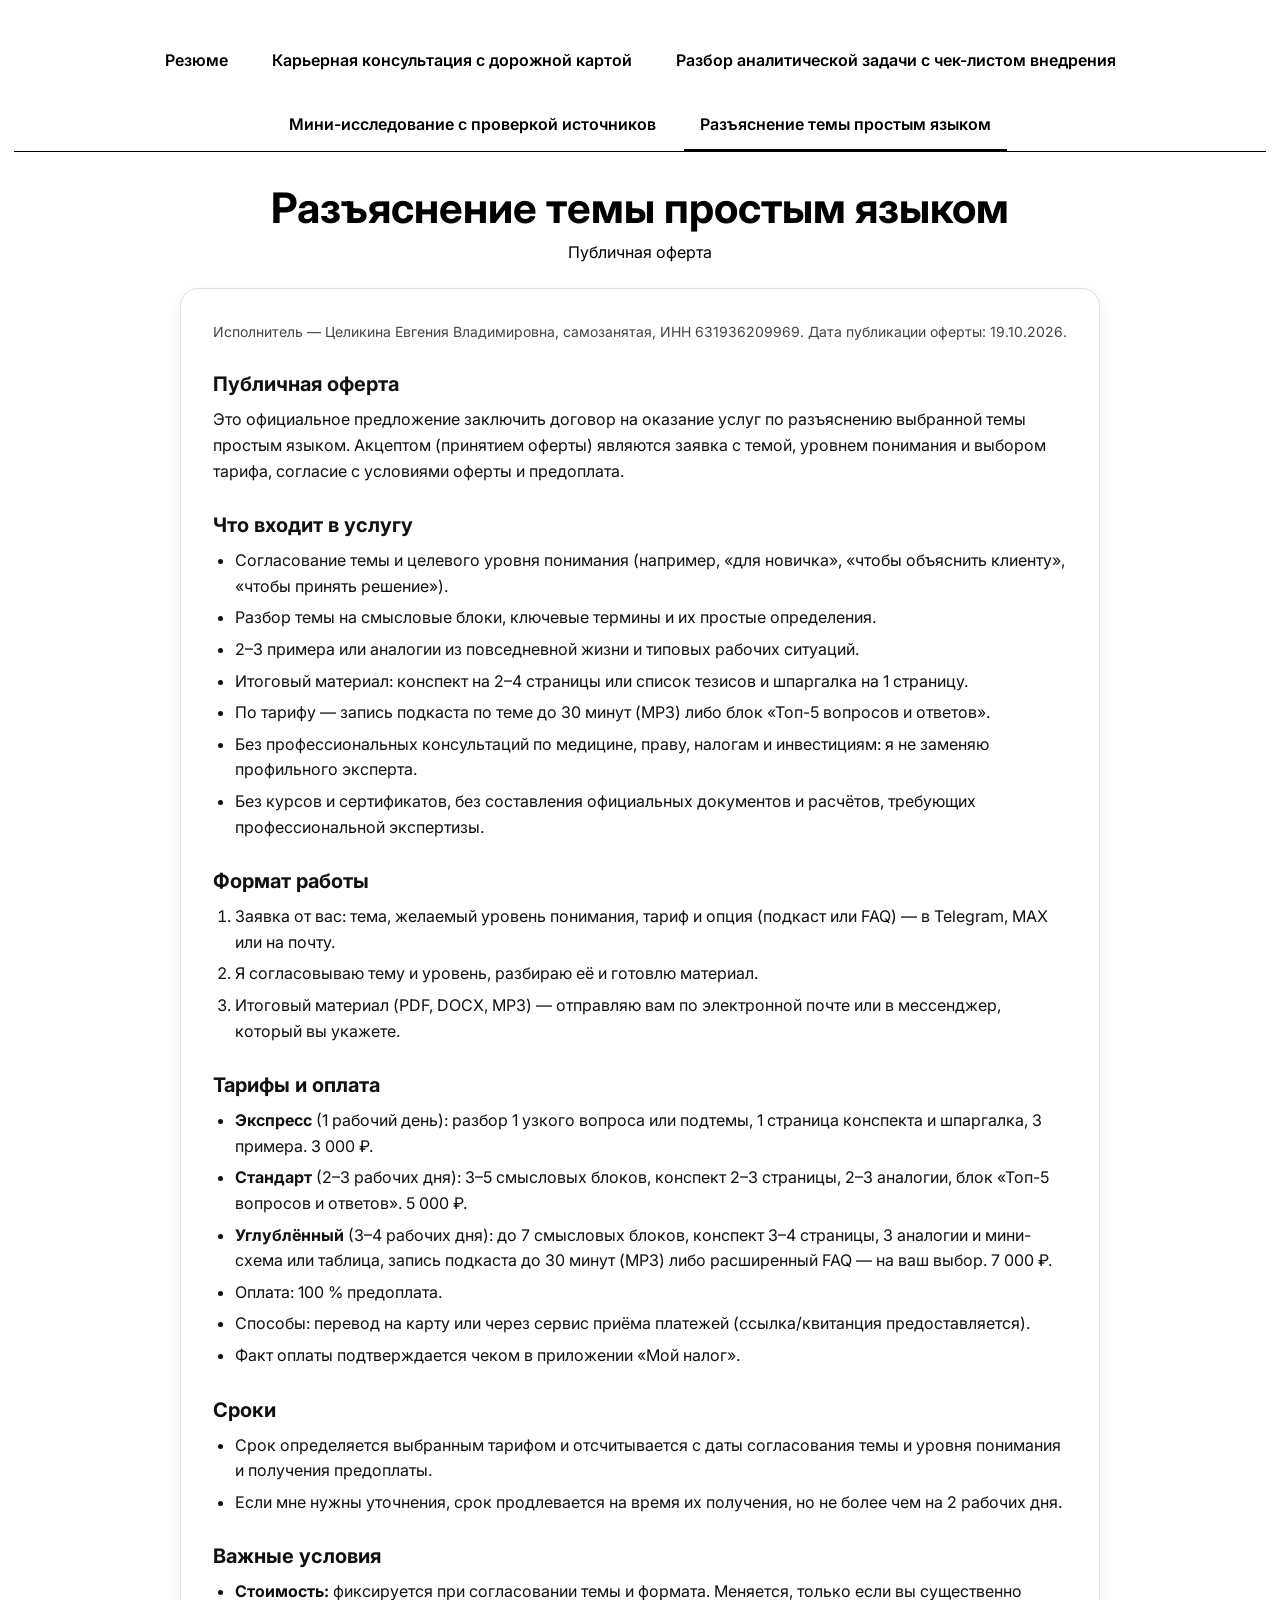
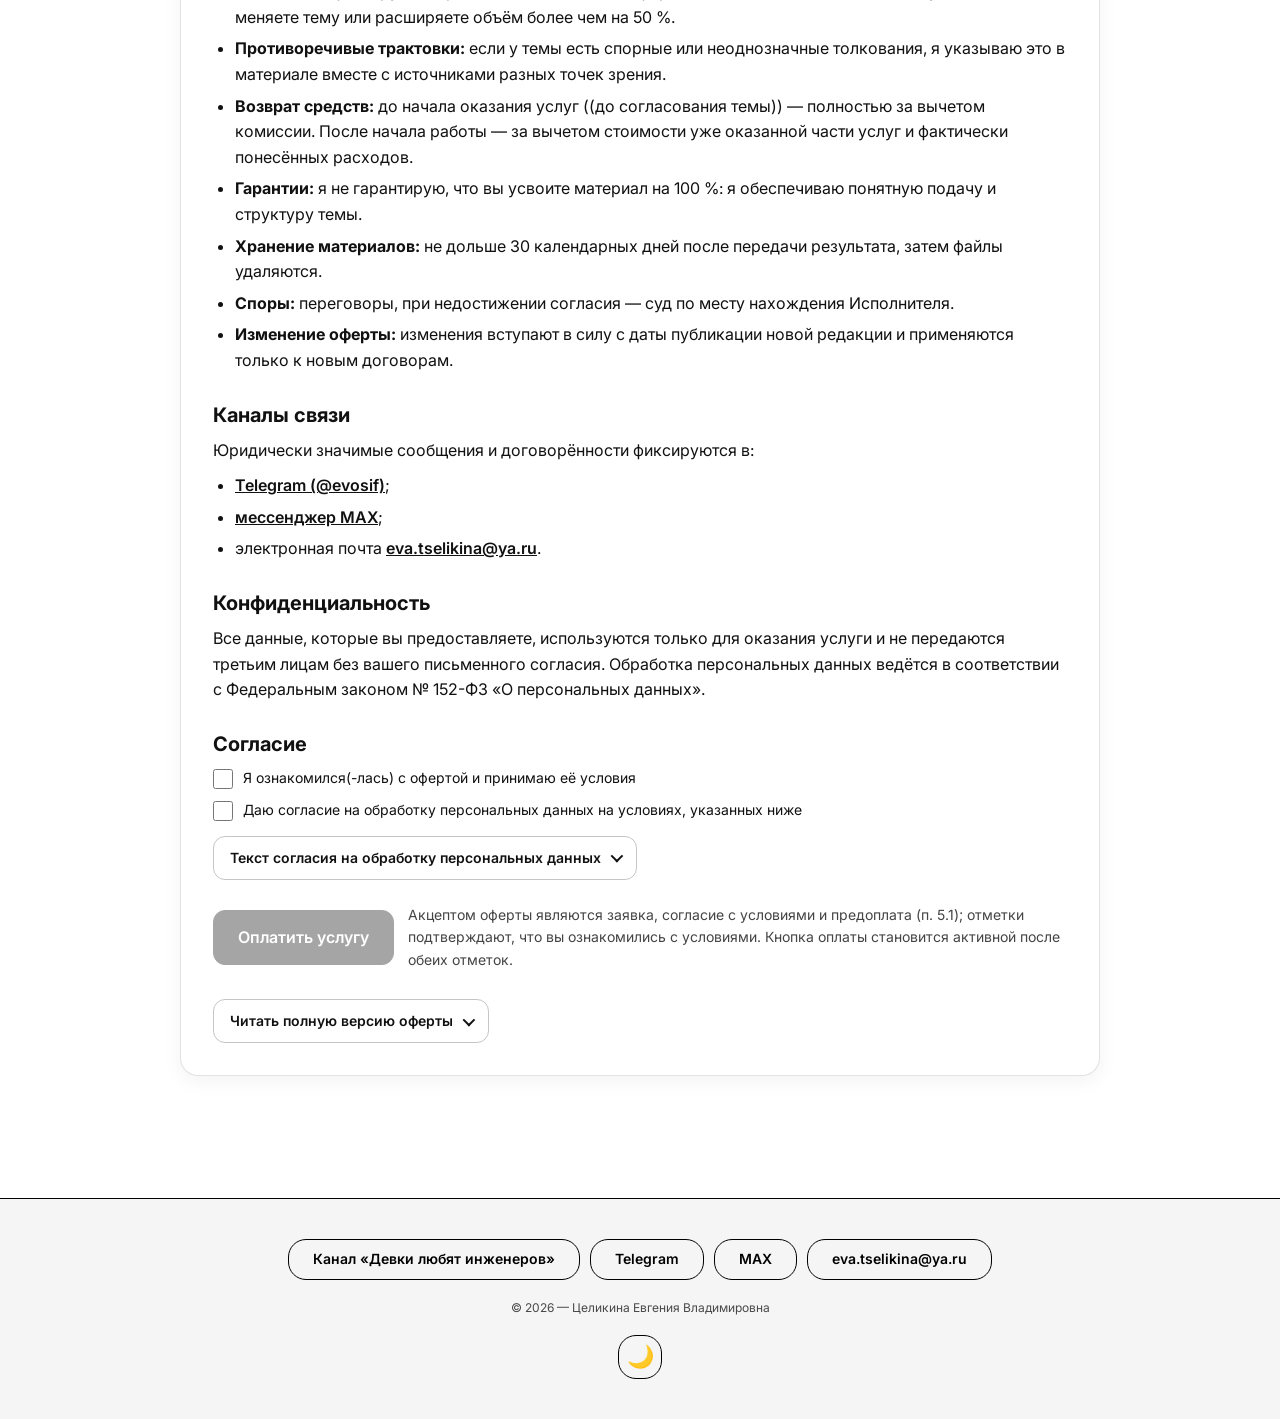
<file: explain.html>
<!DOCTYPE html>
<html lang="ru">
<head>
<meta charset="UTF-8">
<meta name="viewport" content="width=device-width, initial-scale=1.0">
<meta name="description" content="Публичная оферта на разъяснение темы простым языком: тарифы, сроки, условия.">
<title>Разъяснение темы простым языком</title>
<link rel="icon" href="data:image/svg+xml,%3Csvg xmlns='http://www.w3.org/2000/svg' viewBox='0 0 100 100'%3E%3Ctext y='.9em' font-size='90'%3E%F0%9F%93%8B%3C/text%3E%3C/svg%3E">
<link rel="stylesheet" href="style.css">
</head>
<body>
<main class="site-page">
  <nav class="eng-tabs" aria-label="Основная навигация">
    <a href="index.html" class="eng-tab">Резюме</a><a href="career.html" class="eng-tab">Карьерная консультация с дорожной картой</a><a href="analytics.html" class="eng-tab">Разбор аналитической задачи с чек-листом внедрения</a><a href="research.html" class="eng-tab">Мини-исследование с проверкой источников</a><a href="explain.html" class="eng-tab active" aria-current="page">Разъяснение темы простым языком</a>
  </nav>

  <header class="page-header">
    <h1>Разъяснение темы простым языком</h1>
    <p>Публичная оферта</p>
  </header>

  <article class="doc-card">
    <p class="offer-party">Исполнитель — Целикина Евгения Владимировна, самозанятая, ИНН 631936209969. Дата публикации оферты: 19.10.2026.</p>
    <h2>Публичная оферта</h2>
    <p>Это официальное предложение заключить договор на оказание услуг по разъяснению выбранной темы простым языком. Акцептом (принятием оферты) являются заявка с темой, уровнем понимания и выбором тарифа, согласие с условиями оферты и предоплата.</p>

    <h2>Что входит в услугу</h2>
    <ul>
      <li>Согласование темы и целевого уровня понимания (например, «для новичка», «чтобы объяснить клиенту», «чтобы принять решение»).</li>
      <li>Разбор темы на смысловые блоки, ключевые термины и их простые определения.</li>
      <li>2–3 примера или аналогии из повседневной жизни и типовых рабочих ситуаций.</li>
      <li>Итоговый материал: конспект на 2–4 страницы или список тезисов и шпаргалка на 1 страницу.</li>
      <li>По тарифу — запись подкаста по теме до 30 минут (MP3) либо блок «Топ-5 вопросов и ответов».</li>
      <li>Без профессиональных консультаций по медицине, праву, налогам и инвестициям: я не заменяю профильного эксперта.</li>
      <li>Без курсов и сертификатов, без составления официальных документов и расчётов, требующих профессиональной экспертизы.</li>
    </ul>

    <h2>Формат работы</h2>
    <ol>
      <li>Заявка от вас: тема, желаемый уровень понимания, тариф и опция (подкаст или FAQ) — в Telegram, MAX или на почту.</li>
      <li>Я согласовываю тему и уровень, разбираю её и готовлю материал.</li>
      <li>Итоговый материал (PDF, DOCX, MP3) — отправляю вам по электронной почте или в мессенджер, который вы укажете.</li>
    </ol>

    <h2>Тарифы и оплата</h2>
    <ul>
      <li><strong>Экспресс</strong> (1 рабочий день): разбор 1 узкого вопроса или подтемы, 1 страница конспекта и шпаргалка, 3 примера. 3&nbsp;000&nbsp;₽.</li>
      <li><strong>Стандарт</strong> (2–3 рабочих дня): 3–5 смысловых блоков, конспект 2–3 страницы, 2–3 аналогии, блок «Топ-5 вопросов и ответов». 5&nbsp;000&nbsp;₽.</li>
      <li><strong>Углублённый</strong> (3–4 рабочих дня): до 7 смысловых блоков, конспект 3–4 страницы, 3 аналогии и мини-схема или таблица, запись подкаста до 30 минут (MP3) либо расширенный FAQ — на ваш выбор. 7&nbsp;000&nbsp;₽.</li>
      <li>Оплата: 100&nbsp;% предоплата.</li>
      <li>Способы: перевод на карту или через сервис приёма платежей (ссылка/квитанция предоставляется).</li>
      <li>Факт оплаты подтверждается чеком в приложении «Мой налог».</li>
    </ul>

    <h2>Сроки</h2>
    <ul>
      <li>Срок определяется выбранным тарифом и отсчитывается с даты согласования темы и уровня понимания и получения предоплаты.</li>
      <li>Если мне нужны уточнения, срок продлевается на время их получения, но не более чем на 2 рабочих дня.</li>
    </ul>

    <h2>Важные условия</h2>
    <ul>
      <li><strong>Стоимость:</strong> фиксируется при согласовании темы и формата. Меняется, только если вы существенно меняете тему или расширяете объём более чем на 50&nbsp;%.</li>
      <li><strong>Противоречивые трактовки:</strong> если у темы есть спорные или неоднозначные толкования, я указываю это в материале вместе с источниками разных точек зрения.</li>
      <li><strong>Возврат средств:</strong> до начала оказания услуг ((до согласования темы)) — полностью за вычетом комиссии. После начала работы — за вычетом стоимости уже оказанной части услуг и фактически понесённых расходов.</li>
      <li><strong>Гарантии:</strong> я не гарантирую, что вы усвоите материал на 100&nbsp;%: я обеспечиваю понятную подачу и структуру темы.</li>
      <li><strong>Хранение материалов:</strong> не дольше 30 календарных дней после передачи результата, затем файлы удаляются.</li>
      <li><strong>Споры:</strong> переговоры, при недостижении согласия — суд по месту нахождения Исполнителя.</li>
      <li><strong>Изменение оферты:</strong> изменения вступают в силу с даты публикации новой редакции и применяются только к новым договорам.</li>
    </ul>

    <h2>Каналы связи</h2>
    <p>Юридически значимые сообщения и договорённости фиксируются в:</p>
    <ul>
      <li><a href="https://t.me/evosif" target="_blank" rel="noopener">Telegram (@evosif)</a>;</li><li><a href="https://max.ru/u/f9LHodD0cOJKXAC9WrloHyj5WMD9-PwtNZtMiqGf39McW0le8b7I_dZ2DLg" target="_blank" rel="noopener">мессенджер MAX</a>;</li><li>электронная почта <a href="mailto:eva.tselikina@ya.ru">eva.tselikina@ya.ru</a>.</li>
    </ul>

    <h2>Конфиденциальность</h2>
    <p>Все данные, которые вы предоставляете, используются только для оказания услуги и не передаются третьим лицам без вашего письменного согласия. Обработка персональных данных ведётся в соответствии с Федеральным законом № 152-ФЗ «О персональных данных».</p>

    <h2>Согласие</h2>
    <div class="consent">
      <label><input type="checkbox" id="agreeOffer"> <span>Я ознакомился(-лась) с офертой и принимаю её условия</span></label>
      <label><input type="checkbox" id="agreePd"> <span>Даю согласие на обработку персональных данных на условиях, указанных ниже</span></label>
    </div>
    <details class="offer-more offer-more--inline">
      <summary><span class="when-closed">Текст согласия на обработку персональных данных</span><span class="when-open">Скрыть текст согласия</span></summary>
      <div class="offer-full">
      <p>Я, Заказчик, действуя свободно, своей волей и в своём интересе, даю Целикиной Евгении Владимировне (ИНН 631936209969, самозанятая; далее — Оператор) согласие на обработку моих персональных данных в соответствии с Федеральным законом №&nbsp;152-ФЗ «О персональных данных».</p>
      <p><span class="clause">1.</span>Цель обработки: заключение и исполнение договора на оказание услуг по условиям опубликованной оферты, связь со мной по вопросам оказания услуг.</p>
      <p><span class="clause">2.</span>Перечень данных: фамилия, имя, отчество; контакты (Telegram, MAX, электронная почта); сведения, которые я сам передаю Оператору (резюме, сведения об опыте и навыках, описание задачи и приложенные материалы).</p>
      <p><span class="clause">3.</span>Действия с данными: сбор, запись, систематизация, накопление, хранение, уточнение, использование и удаление. Данные не передаются третьим лицам без моего согласия, кроме случаев, предусмотренных законом.</p>
      <p><span class="clause">4.</span>Срок действия: до достижения цели обработки. После этого данные удаляются, если закон не требует хранить их дольше.</p>
      <p><span class="clause">5.</span>Отзыв согласия: я могу отозвать согласие, направив Оператору письменное уведомление на электронную почту eva.tselikina@ya.ru или иным способом, предусмотренным законом.</p>
      </div>
    </details>

    <div class="pay-block">
      <a class="eng-btn is-disabled" id="payBtn" data-href="https://pay.cloudtips.ru/p/72472d16" role="link" aria-disabled="true" target="_blank" rel="noopener">Оплатить услугу</a>
      <noscript><a class="eng-btn" href="https://pay.cloudtips.ru/p/72472d16" target="_blank" rel="noopener">Оплатить услугу</a></noscript>
      <p class="pay-note">Акцептом оферты являются заявка, согласие с условиями и предоплата (п.&nbsp;5.1); отметки подтверждают, что вы ознакомились с условиями. Кнопка оплаты становится активной после обеих отметок.</p>
    </div>

    <details class="offer-more">
      <summary><span class="when-closed">Читать полную версию оферты</span><span class="when-open">Скрыть полную версию</span></summary>
      <div class="offer-full">
      <p>Исполнитель: Целикина Евгения Владимировна, самозанятая (плательщик налога на профессиональный доход), ИНН 631936209969.</p>
      <p>Контакты Исполнителя: <a href="https://t.me/evosif" target="_blank" rel="noopener">Telegram (@evosif)</a>, <a href="https://max.ru/u/f9LHodD0cOJKXAC9WrloHyj5WMD9-PwtNZtMiqGf39McW0le8b7I_dZ2DLg" target="_blank" rel="noopener">мессенджер MAX</a>, электронная почта <a href="mailto:eva.tselikina@ya.ru">eva.tselikina@ya.ru</a>.</p>
      <p>Дата публикации оферты: 19.10.2026.</p>
      <p>Место и формат оказания услуг: исключительно дистанционно (электронная почта, мессенджеры, файлообмен).</p>
      <h2>1. Предмет договора</h2>
      <p><span class="clause">1.1.</span>Исполнитель обязуется по заданию Заказчика оказать услуги по разъяснению выбранной темы в понятной форме с учётом уровня подготовки Заказчика (без углубления в смежные области сверх необходимого).</p>
      <p><span class="clause">1.2.</span>Услуга включает:</p>
      <ul><li>согласование темы и целевого уровня понимания (например, «для новичка», «чтобы объяснить клиенту», «чтобы принять решение»);</li><li>разбор темы на базовые смысловые блоки, выделение ключевых терминов и их простых определений;</li><li>приведение 2–3 примеров/аналогий из повседневной жизни или типовых рабочих ситуаций;</li><li>подготовку итогового материала в удобной форме (текстовый конспект 2–4 страницы либо структурированный список тезисов + 1 страница «шпаргалки»);</li><li>(по выбору Заказчика) запись подкаста по теме продолжительностью до 30 минут либо письменный блок «Топ-5 вопросов и ответов».</li></ul>
      <p><span class="clause">1.3.</span>Тема определяется Заказчиком. Исполнитель не даёт юридических, медицинских, налоговых или иных профессиональных консультаций, требующих специальной квалификации, и не заменяет собой профильного эксперта.</p>
      <h2>2. Результат и границы оказания услуги</h2>
      <p><span class="clause">2.1.</span>Результатом оказания услуги является понятный разбор темы, адаптированный под уровень Заказчика, в виде:</p>
      <ul><li>текстового конспекта либо структурированного списка тезисов;</li><li>страницы «шпаргалка» (ключевые термины, 5–7 тезисов, 1–2 формулы/схемы, если уместно);</li><li>аудиофайла подкаста продолжительностью до 30 минут в формате MP3 либо блока «Топ-5 вопросов и ответов» (по согласованию).</li></ul>
      <p><span class="clause">2.2.</span>Услуга не предполагает:</p>
      <ul><li>выполнение расчётов, которые требуют профессиональной экспертизы;</li><li>составление официальных документов, договоров, отчётов;</li><li>постановку диагноза, выдачу рекомендаций по лечению, правовым действиям, инвестициям, налогам;</li><li>обучение в формате курса или программы с выдачей сертификата.</li></ul>
      <p><span class="clause">2.3.</span>Исполнитель не гарантирует, что Заказчик усвоит материал на 100&nbsp;%, а лишь обеспечивает максимально прозрачную подачу и структурирование темы.</p>
      <p><span class="clause">2.4.</span>Если тема содержит противоречивые или неоднозначные трактовки, это явно указывается в материале вместе с источниками разных точек зрения.</p>
      <h2>3. Тарифы и порядок расчётов</h2>
      <p><span class="clause">3.1.</span>Стоимость услуги зависит от выбранного тарифа:</p>
      <ul><li>Экспресс (1 рабочий день): разбор 1 узкого вопроса/подтемы, 1 страница конспекта + шпаргалка, 3 примера. Стоимость — 3&nbsp;000&nbsp;₽.</li><li>Стандарт (2–3 рабочих дня): разбор темы на 3–5 смысловых блоков, конспект 2–3 страницы, 2–3 аналогии, блок «Топ-5 вопросов и ответов». Стоимость — 5&nbsp;000&nbsp;₽.</li><li>Углублённый (3–4 рабочих дня): до 7 смысловых блоков, конспект 3–4 страницы, 3 аналогии + 1 мини-схема/таблица, запись подкаста до 30 минут (MP3) либо расширенный FAQ (по выбору Заказчика). Стоимость — 7&nbsp;000&nbsp;₽.</li></ul>
      <p><span class="clause">3.2.</span>Стоимость фиксируется при согласовании темы и формата и не подлежит изменению в ходе оказания услуги, за исключением случаев, когда Заказчик существенно меняет тему или расширяет объём (более чем на 50&nbsp;% от согласованного).</p>
      <p><span class="clause">3.3.</span>Оплата производится Заказчиком в полном объёме до передачи итогового материала (предоплата 100&nbsp;%) переводом на расчётный счёт/банковскую карту Исполнителя либо через сервис приёма платежей по ссылке, предоставленной Исполнителем.</p>
      <p><span class="clause">3.4.</span>Факт оплаты подтверждается чеком, сформированным в приложении «Мой налог».</p>
      <h2>4. Срок оказания услуги</h2>
      <p><span class="clause">4.1.</span>Срок оказания услуги определяется выбранным тарифом (п.&nbsp;3.1) и исчисляется с даты согласования темы, уровня понимания и получения предоплаты.</p>
      <p><span class="clause">4.2.</span>При неполноте исходных данных Исполнитель вправе запросить уточнения. Срок оказания услуги продлевается на период предоставления уточнений, но не более чем на 2 рабочих дня.</p>
      <p><span class="clause">4.3.</span>Итоговый материал предоставляется в электронном виде (PDF, DOCX, MP3) по электронной почте или в мессенджере, указанном Заказчиком.</p>
      <h2>5. Порядок заключения договора и акцепт оферты</h2>
      <p><span class="clause">5.1.</span>Акцептом оферты считается направление Заказчиком заявки с темой, желаемым уровнем понимания, выбором тарифа и опции (подкаст/FAQ), а также явное согласие с условиями оферты (в том числе путём проставления отметки «Согласен с офертой» в форме заявки либо в переписке) и внесение предоплаты.</p>
      <p><span class="clause">5.2.</span>Заключение отдельного договора не требуется: правоотношения регулируются настоящей офертой и заявкой Заказчика.</p>
      <p><span class="clause">5.3.</span>Юридически значимыми способами обмена сообщениями и фиксации договорённостей являются переписка в Telegram (@evosif), на электронной почте eva.tselikina@ya.ru и в мессенджере MAX.</p>
      <h2>6. Конфиденциальность и обработка данных</h2>
      <p><span class="clause">6.1.</span>Стороны обязуются не разглашать сведения, полученные в ходе исполнения договора, третьим лицам без письменного согласия другой стороны.</p>
      <p><span class="clause">6.2.</span>Персональные данные (если передаются в заявке) обрабатываются в соответствии с Федеральным законом №&nbsp;152-ФЗ «О персональных данных» и используются исключительно для целей оказания услуги.</p>
      <p><span class="clause">6.3.</span>Данные, предоставленные в рамках заявки, не передаются третьим лицам, не участвующим в оказании услуги, без согласия Заказчика.</p>
      <p><span class="clause">6.4.</span>Исполнитель не хранит материалы дольше срока, необходимого для передачи результата и урегулирования возможных претензий (не более 30 календарных дней), после чего файлы удаляются.</p>
      <h2>7. Возврат денежных средств</h2>
      <p><span class="clause">7.1.</span>В случае отказа Заказчика от Услуг до начала их оказания (до согласования темы) Исполнитель возвращает уплаченные средства за вычетом банковской комиссии.</p>
      <p><span class="clause">7.2.</span>После начала оказания услуги Заказчик вправе отказаться от договора; Исполнитель возвращает уплаченные средства за вычетом стоимости фактически оказанной части услуги и фактически понесённых расходов.</p>
      <p><span class="clause">7.3.</span>В случае невозможности оказания услуги по вине Исполнителя уплаченные средства подлежат возврату в полном объёме.</p>
      <h2>8. Разрешение споров</h2>
      <p><span class="clause">8.1.</span>Стороны стремятся урегулировать все разногласия путём переговоров.</p>
      <p><span class="clause">8.2.</span>При недостижении согласия споры подлежат рассмотрению в суде по месту нахождения Исполнителя в соответствии с законодательством РФ.</p>
      <h2>9. Прочие условия</h2>
      <p><span class="clause">9.1.</span>Исполнитель вправе вносить изменения в условия оферты. Новая редакция вступает в силу с даты публикации.</p>
      <p><span class="clause">9.2.</span>Новые условия применяются только к новым договорам (акцептам), заключённым после публикации изменений.</p>
      <p><span class="clause">9.3.</span>Договор регулируется законодательством Российской Федерации.</p>
      </div>
    </details>
  </article>
</main>

<footer>
  <div class="footer-links">
    <a class="footer-btn" href="https://t.me/enjigirling" target="_blank" rel="noopener">Канал «Девки любят инженеров»</a>
    <a class="footer-btn" href="https://t.me/evosif" target="_blank" rel="noopener">Telegram</a>
    <a class="footer-btn" href="https://max.ru/u/f9LHodD0cOJKXAC9WrloHyj5WMD9-PwtNZtMiqGf39McW0le8b7I_dZ2DLg" target="_blank" rel="noopener">MAX</a>
    <a class="footer-btn" href="mailto:eva.tselikina@ya.ru">eva.tselikina@ya.ru</a>
  </div>
  <p class="footer-copy">© 2026 — Целикина Евгения Владимировна</p>
  <button class="theme-toggle" id="themeToggle" type="button" aria-label="Переключить тему">🌙</button>
</footer>

<script src="theme.js"></script>
<script src="offer.js"></script>
</body>
</html>
</file>
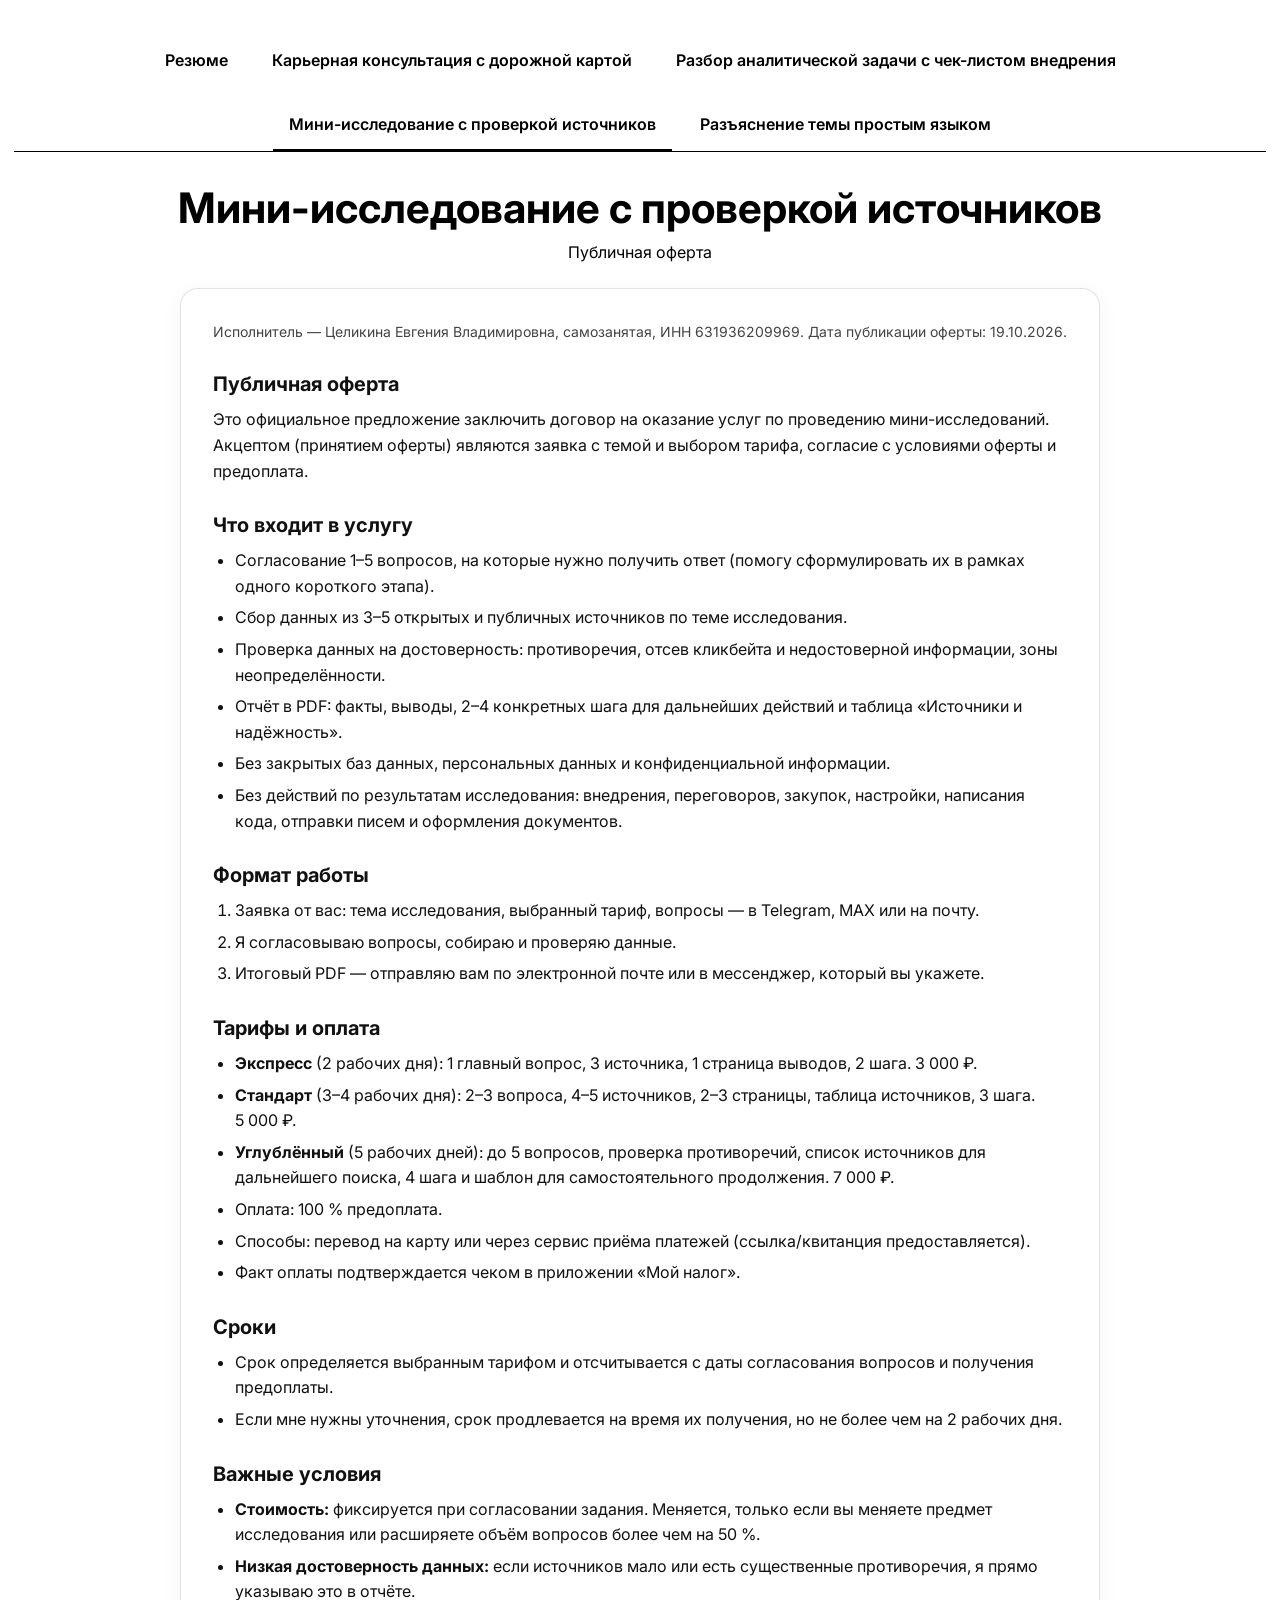
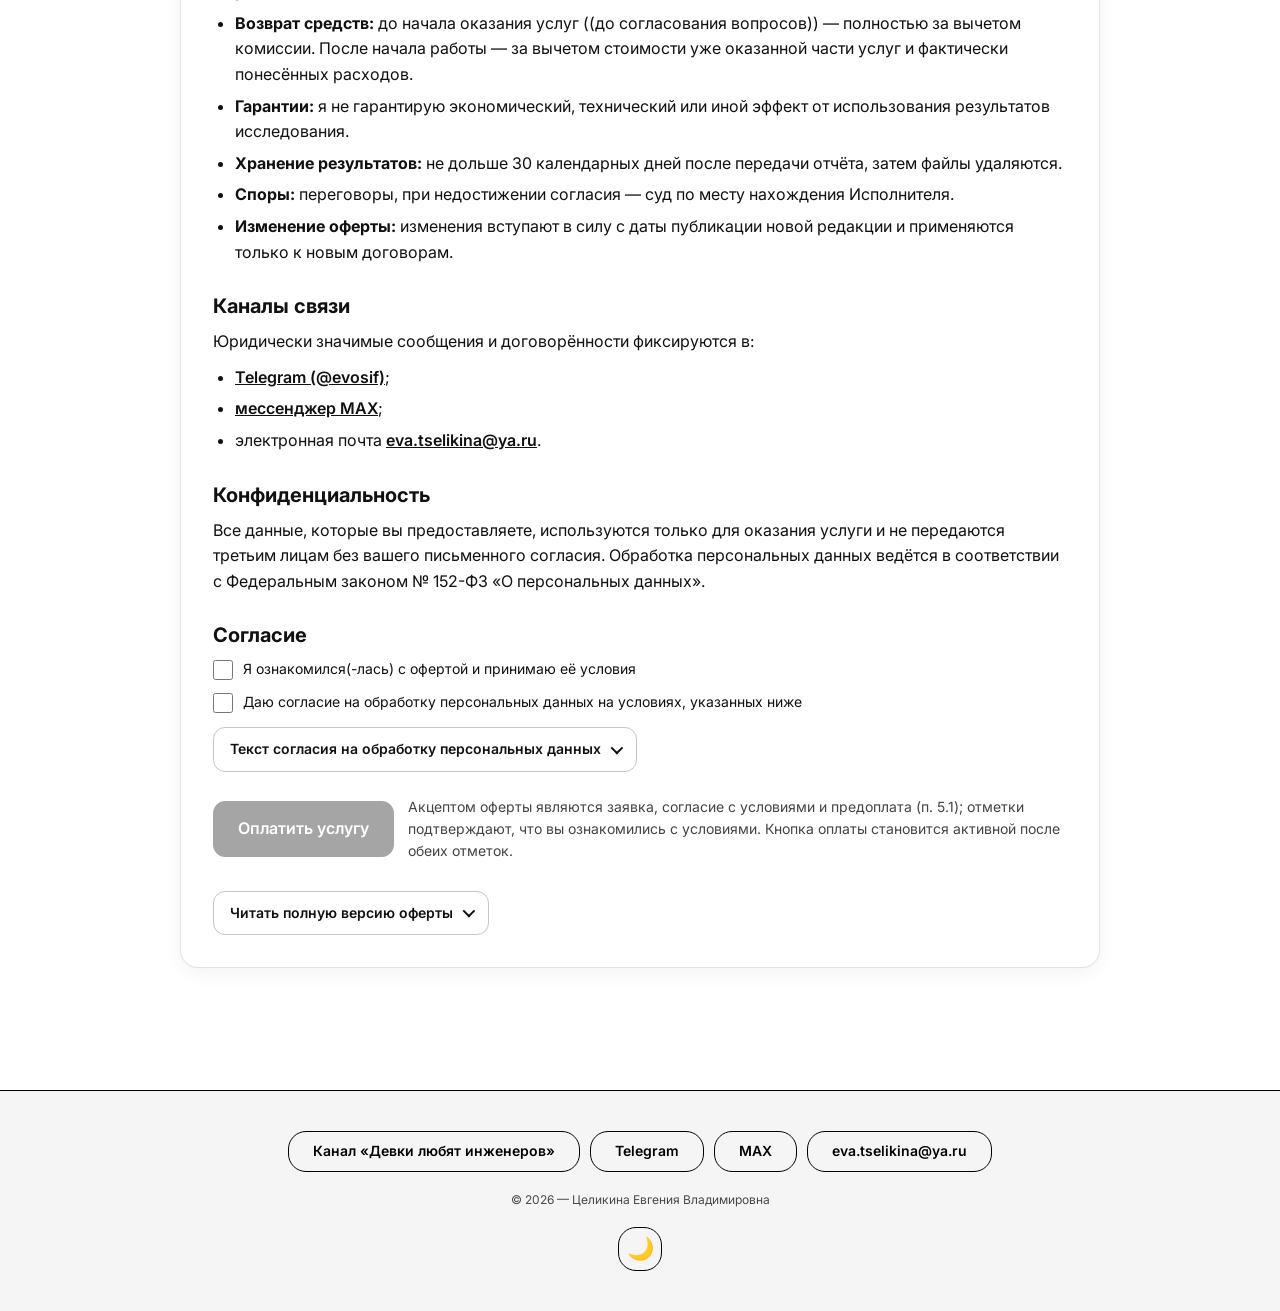
<file: research.html>
<!DOCTYPE html>
<html lang="ru">
<head>
<meta charset="UTF-8">
<meta name="viewport" content="width=device-width, initial-scale=1.0">
<meta name="description" content="Публичная оферта на мини-исследования: тарифы, сроки, условия.">
<title>Мини-исследование с проверкой источников</title>
<link rel="icon" href="data:image/svg+xml,%3Csvg xmlns='http://www.w3.org/2000/svg' viewBox='0 0 100 100'%3E%3Ctext y='.9em' font-size='90'%3E%F0%9F%93%8B%3C/text%3E%3C/svg%3E">
<link rel="stylesheet" href="style.css">
</head>
<body>
<main class="site-page">
  <nav class="eng-tabs" aria-label="Основная навигация">
    <a href="index.html" class="eng-tab">Резюме</a><a href="career.html" class="eng-tab">Карьерная консультация с дорожной картой</a><a href="analytics.html" class="eng-tab">Разбор аналитической задачи с чек-листом внедрения</a><a href="research.html" class="eng-tab active" aria-current="page">Мини-исследование с проверкой источников</a><a href="explain.html" class="eng-tab">Разъяснение темы простым языком</a>
  </nav>

  <header class="page-header">
    <h1>Мини-исследование с проверкой источников</h1>
    <p>Публичная оферта</p>
  </header>

  <article class="doc-card">
    <p class="offer-party">Исполнитель — Целикина Евгения Владимировна, самозанятая, ИНН 631936209969. Дата публикации оферты: 19.10.2026.</p>
    <h2>Публичная оферта</h2>
    <p>Это официальное предложение заключить договор на оказание услуг по проведению мини-исследований. Акцептом (принятием оферты) являются заявка с темой и выбором тарифа, согласие с условиями оферты и предоплата.</p>

    <h2>Что входит в услугу</h2>
    <ul>
      <li>Согласование 1–5 вопросов, на которые нужно получить ответ (помогу сформулировать их в рамках одного короткого этапа).</li>
      <li>Сбор данных из 3–5 открытых и публичных источников по теме исследования.</li>
      <li>Проверка данных на достоверность: противоречия, отсев кликбейта и недостоверной информации, зоны неопределённости.</li>
      <li>Отчёт в PDF: факты, выводы, 2–4 конкретных шага для дальнейших действий и таблица «Источники и надёжность».</li>
      <li>Без закрытых баз данных, персональных данных и конфиденциальной информации.</li>
      <li>Без действий по результатам исследования: внедрения, переговоров, закупок, настройки, написания кода, отправки писем и оформления документов.</li>
    </ul>

    <h2>Формат работы</h2>
    <ol>
      <li>Заявка от вас: тема исследования, выбранный тариф, вопросы — в Telegram, MAX или на почту.</li>
      <li>Я согласовываю вопросы, собираю и проверяю данные.</li>
      <li>Итоговый PDF — отправляю вам по электронной почте или в мессенджер, который вы укажете.</li>
    </ol>

    <h2>Тарифы и оплата</h2>
    <ul>
      <li><strong>Экспресс</strong> (2 рабочих дня): 1 главный вопрос, 3 источника, 1 страница выводов, 2 шага. 3&nbsp;000&nbsp;₽.</li>
      <li><strong>Стандарт</strong> (3–4 рабочих дня): 2–3 вопроса, 4–5 источников, 2–3 страницы, таблица источников, 3 шага. 5&nbsp;000&nbsp;₽.</li>
      <li><strong>Углублённый</strong> (5 рабочих дней): до 5 вопросов, проверка противоречий, список источников для дальнейшего поиска, 4 шага и шаблон для самостоятельного продолжения. 7&nbsp;000&nbsp;₽.</li>
      <li>Оплата: 100&nbsp;% предоплата.</li>
      <li>Способы: перевод на карту или через сервис приёма платежей (ссылка/квитанция предоставляется).</li>
      <li>Факт оплаты подтверждается чеком в приложении «Мой налог».</li>
    </ul>

    <h2>Сроки</h2>
    <ul>
      <li>Срок определяется выбранным тарифом и отсчитывается с даты согласования вопросов и получения предоплаты.</li>
      <li>Если мне нужны уточнения, срок продлевается на время их получения, но не более чем на 2 рабочих дня.</li>
    </ul>

    <h2>Важные условия</h2>
    <ul>
      <li><strong>Стоимость:</strong> фиксируется при согласовании задания. Меняется, только если вы меняете предмет исследования или расширяете объём вопросов более чем на 50&nbsp;%.</li>
      <li><strong>Низкая достоверность данных:</strong> если источников мало или есть существенные противоречия, я прямо указываю это в отчёте.</li>
      <li><strong>Возврат средств:</strong> до начала оказания услуг ((до согласования вопросов)) — полностью за вычетом комиссии. После начала работы — за вычетом стоимости уже оказанной части услуг и фактически понесённых расходов.</li>
      <li><strong>Гарантии:</strong> я не гарантирую экономический, технический или иной эффект от использования результатов исследования.</li>
      <li><strong>Хранение результатов:</strong> не дольше 30 календарных дней после передачи отчёта, затем файлы удаляются.</li>
      <li><strong>Споры:</strong> переговоры, при недостижении согласия — суд по месту нахождения Исполнителя.</li>
      <li><strong>Изменение оферты:</strong> изменения вступают в силу с даты публикации новой редакции и применяются только к новым договорам.</li>
    </ul>

    <h2>Каналы связи</h2>
    <p>Юридически значимые сообщения и договорённости фиксируются в:</p>
    <ul>
      <li><a href="https://t.me/evosif" target="_blank" rel="noopener">Telegram (@evosif)</a>;</li><li><a href="https://max.ru/u/f9LHodD0cOJKXAC9WrloHyj5WMD9-PwtNZtMiqGf39McW0le8b7I_dZ2DLg" target="_blank" rel="noopener">мессенджер MAX</a>;</li><li>электронная почта <a href="mailto:eva.tselikina@ya.ru">eva.tselikina@ya.ru</a>.</li>
    </ul>

    <h2>Конфиденциальность</h2>
    <p>Все данные, которые вы предоставляете, используются только для оказания услуги и не передаются третьим лицам без вашего письменного согласия. Обработка персональных данных ведётся в соответствии с Федеральным законом № 152-ФЗ «О персональных данных».</p>

    <h2>Согласие</h2>
    <div class="consent">
      <label><input type="checkbox" id="agreeOffer"> <span>Я ознакомился(-лась) с офертой и принимаю её условия</span></label>
      <label><input type="checkbox" id="agreePd"> <span>Даю согласие на обработку персональных данных на условиях, указанных ниже</span></label>
    </div>
    <details class="offer-more offer-more--inline">
      <summary><span class="when-closed">Текст согласия на обработку персональных данных</span><span class="when-open">Скрыть текст согласия</span></summary>
      <div class="offer-full">
      <p>Я, Заказчик, действуя свободно, своей волей и в своём интересе, даю Целикиной Евгении Владимировне (ИНН 631936209969, самозанятая; далее — Оператор) согласие на обработку моих персональных данных в соответствии с Федеральным законом №&nbsp;152-ФЗ «О персональных данных».</p>
      <p><span class="clause">1.</span>Цель обработки: заключение и исполнение договора на оказание услуг по условиям опубликованной оферты, связь со мной по вопросам оказания услуг.</p>
      <p><span class="clause">2.</span>Перечень данных: фамилия, имя, отчество; контакты (Telegram, MAX, электронная почта); сведения, которые я сам передаю Оператору (резюме, сведения об опыте и навыках, описание задачи и приложенные материалы).</p>
      <p><span class="clause">3.</span>Действия с данными: сбор, запись, систематизация, накопление, хранение, уточнение, использование и удаление. Данные не передаются третьим лицам без моего согласия, кроме случаев, предусмотренных законом.</p>
      <p><span class="clause">4.</span>Срок действия: до достижения цели обработки. После этого данные удаляются, если закон не требует хранить их дольше.</p>
      <p><span class="clause">5.</span>Отзыв согласия: я могу отозвать согласие, направив Оператору письменное уведомление на электронную почту eva.tselikina@ya.ru или иным способом, предусмотренным законом.</p>
      </div>
    </details>

    <div class="pay-block">
      <a class="eng-btn is-disabled" id="payBtn" data-href="https://pay.cloudtips.ru/p/72472d16" role="link" aria-disabled="true" target="_blank" rel="noopener">Оплатить услугу</a>
      <noscript><a class="eng-btn" href="https://pay.cloudtips.ru/p/72472d16" target="_blank" rel="noopener">Оплатить услугу</a></noscript>
      <p class="pay-note">Акцептом оферты являются заявка, согласие с условиями и предоплата (п.&nbsp;5.1); отметки подтверждают, что вы ознакомились с условиями. Кнопка оплаты становится активной после обеих отметок.</p>
    </div>

    <details class="offer-more">
      <summary><span class="when-closed">Читать полную версию оферты</span><span class="when-open">Скрыть полную версию</span></summary>
      <div class="offer-full">
      <p>Исполнитель: Целикина Евгения Владимировна, самозанятая (плательщик налога на профессиональный доход), ИНН 631936209969.</p>
      <p>Контакты Исполнителя: <a href="https://t.me/evosif" target="_blank" rel="noopener">Telegram (@evosif)</a>, <a href="https://max.ru/u/f9LHodD0cOJKXAC9WrloHyj5WMD9-PwtNZtMiqGf39McW0le8b7I_dZ2DLg" target="_blank" rel="noopener">мессенджер MAX</a>, электронная почта <a href="mailto:eva.tselikina@ya.ru">eva.tselikina@ya.ru</a>.</p>
      <p>Дата публикации оферты: 19.10.2026.</p>
      <p>Место и формат оказания услуг: исключительно дистанционно (электронная почта, мессенджеры, файлообмен).</p>
      <h2>1. Предмет договора</h2>
      <p><span class="clause">1.1.</span>Исполнитель обязуется по заданию Заказчика оказать услуги по проведению мини-исследования по любой теме, допустимой законодательством РФ, и предоставить результаты в виде отчёта с выводами и рекомендациями.</p>
      <p><span class="clause">1.2.</span>Услуга включает:</p>
      <ul><li>согласование 1–5 вопросов, на которые требуется получить ответ (при необходимости Исполнитель помогает сформулировать вопросы в рамках одного короткого этапа);</li><li>сбор данных из 3–5 открытых и публичных источников, релевантных теме исследования;</li><li>проверку данных на достоверность: выявление противоречий, отсечение кликбейта и недостоверной информации, указание зон неопределённости;</li><li>подготовку отчёта: факты, выводы, 2–4 конкретных шага для дальнейших действий;</li><li>таблицу источников с оценкой их надёжности.</li></ul>
      <p><span class="clause">1.3.</span>Тема исследования определяется Заказчиком. Исполнитель не проводит исследования с использованием персональных данных, закрытых баз данных, конфиденциальной информации и любых сведений, доступ к которым ограничен законом или правообладателем.</p>
      <h2>2. Результат и границы оказания услуги</h2>
      <p><span class="clause">2.1.</span>Результатом оказания услуги является отчёт в формате PDF (2–3 страницы для тарифа «Стандарт»), включающий:</p>
      <ul><li>ответы на согласованные вопросы;</li><li>ключевые факты и цифры;</li><li>выводы по результатам анализа;</li><li>перечень противоречий/недостающих данных (если есть);</li><li>2–4 шага, которые можно предпринять на основе выводов;</li><li>таблицу «Источники и надёжность» (название источника, тип, уровень достоверности, дата актуальности).</li></ul>
      <p><span class="clause">2.2.</span>Услуга не предполагает выполнение каких-либо действий на основании результатов исследования (внедрение, переговоры, закупки, настройка, написание кода, отправка писем, оформление документов и т. п.).</p>
      <p><span class="clause">2.3.</span>Исполнитель не гарантирует достижение какого-либо экономического, технического или иного эффекта от использования результатов исследования.</p>
      <p><span class="clause">2.4.</span>При низкой достоверности данных (мало источников, существенные противоречия) это явно указывается в отчёте.</p>
      <h2>3. Тарифы и порядок расчётов</h2>
      <p><span class="clause">3.1.</span>Стоимость услуги зависит от выбранного тарифа:</p>
      <ul><li>Экспресс (2 рабочих дня): 1 главный вопрос, 3 источника, 1 страница выводов, 2 шага. Стоимость — 3&nbsp;000&nbsp;₽.</li><li>Стандарт (3–4 рабочих дня): 2–3 вопроса, 4–5 источников, 2–3 страницы, таблица источников, 3 шага. Стоимость — 5&nbsp;000&nbsp;₽.</li><li>Углублённый (5 рабочих дней): до 5 вопросов, проверка противоречий, список источников для дальнейшего поиска, 4 шага + шаблон для самостоятельного продолжения. Стоимость — 7&nbsp;000&nbsp;₽.</li></ul>
      <p><span class="clause">3.2.</span>Стоимость фиксируется при согласовании задания и не подлежит изменению в ходе оказания услуги, за исключением случаев, когда Заказчик меняет предмет исследования или существенно расширяет объём вопросов (более чем на 50&nbsp;% от согласованного).</p>
      <p><span class="clause">3.3.</span>Оплата производится Заказчиком в полном объёме до передачи отчёта (предоплата 100&nbsp;%) переводом на расчётный счёт/банковскую карту Исполнителя либо через сервис приёма платежей по ссылке, предоставленной Исполнителем.</p>
      <p><span class="clause">3.4.</span>Факт оплаты подтверждается чеком, сформированным в приложении «Мой налог».</p>
      <h2>4. Срок оказания услуги</h2>
      <p><span class="clause">4.1.</span>Срок оказания услуги определяется выбранным тарифом (п.&nbsp;3.1) и исчисляется с даты согласования вопросов и получения предоплаты.</p>
      <p><span class="clause">4.2.</span>При неполноте исходных данных Исполнитель вправе запросить уточнения. Срок оказания услуги продлевается на период предоставления уточнений, но не более чем на 2 рабочих дня.</p>
      <p><span class="clause">4.3.</span>Отчёт предоставляется в электронном виде (PDF) по электронной почте или в мессенджере, указанном Заказчиком.</p>
      <h2>5. Порядок заключения договора и акцепт оферты</h2>
      <p><span class="clause">5.1.</span>Акцептом оферты считается направление Заказчиком заявки с темой исследования и выбором тарифа, а также явное согласие с условиями оферты (в том числе путём проставления отметки «Согласен с офертой» в форме заявки либо в переписке) и внесение предоплаты.</p>
      <p><span class="clause">5.2.</span>Заключение отдельного договора не требуется: правоотношения регулируются настоящей офертой и заявкой Заказчика.</p>
      <p><span class="clause">5.3.</span>Юридически значимыми способами обмена сообщениями и фиксации договорённостей являются переписка в Telegram (@evosif), на электронной почте eva.tselikina@ya.ru и в мессенджере MAX.</p>
      <h2>6. Конфиденциальность и обработка данных</h2>
      <p><span class="clause">6.1.</span>Стороны обязуются не разглашать сведения, полученные в ходе исполнения договора, третьим лицам без письменного согласия другой стороны.</p>
      <p><span class="clause">6.2.</span>Персональные данные (если передаются в заявке) обрабатываются в соответствии с Федеральным законом №&nbsp;152-ФЗ «О персональных данных» и используются исключительно для целей оказания услуги.</p>
      <p><span class="clause">6.3.</span>Данные, предоставленные в рамках заявки, не передаются третьим лицам, не участвующим в оказании услуги, без согласия Заказчика.</p>
      <p><span class="clause">6.4.</span>Исполнитель не хранит результаты исследований дольше срока, необходимого для передачи отчёта и урегулирования возможных претензий (не более 30 календарных дней), после чего файлы удаляются.</p>
      <h2>7. Возврат денежных средств</h2>
      <p><span class="clause">7.1.</span>В случае отказа Заказчика от Услуг до начала их оказания (до согласования вопросов) Исполнитель возвращает уплаченные средства за вычетом банковской комиссии.</p>
      <p><span class="clause">7.2.</span>После начала оказания услуги Заказчик вправе отказаться от договора; Исполнитель возвращает уплаченные средства за вычетом стоимости фактически оказанной части услуги и фактически понесённых расходов.</p>
      <p><span class="clause">7.3.</span>В случае невозможности оказания услуги по вине Исполнителя уплаченные средства подлежат возврату в полном объёме.</p>
      <h2>8. Разрешение споров</h2>
      <p><span class="clause">8.1.</span>Стороны стремятся урегулировать все разногласия путём переговоров.</p>
      <p><span class="clause">8.2.</span>При недостижении согласия споры подлежат рассмотрению в суде по месту нахождения Исполнителя в соответствии с законодательством РФ.</p>
      <h2>9. Прочие условия</h2>
      <p><span class="clause">9.1.</span>Исполнитель вправе вносить изменения в условия оферты. Новая редакция вступает в силу с даты публикации.</p>
      <p><span class="clause">9.2.</span>Новые условия применяются только к новым договорам (акцептам), заключённым после публикации изменений.</p>
      <p><span class="clause">9.3.</span>Договор регулируется законодательством Российской Федерации.</p>
      </div>
    </details>
  </article>
</main>

<footer>
  <div class="footer-links">
    <a class="footer-btn" href="https://t.me/enjigirling" target="_blank" rel="noopener">Канал «Девки любят инженеров»</a>
    <a class="footer-btn" href="https://t.me/evosif" target="_blank" rel="noopener">Telegram</a>
    <a class="footer-btn" href="https://max.ru/u/f9LHodD0cOJKXAC9WrloHyj5WMD9-PwtNZtMiqGf39McW0le8b7I_dZ2DLg" target="_blank" rel="noopener">MAX</a>
    <a class="footer-btn" href="mailto:eva.tselikina@ya.ru">eva.tselikina@ya.ru</a>
  </div>
  <p class="footer-copy">© 2026 — Целикина Евгения Владимировна</p>
  <button class="theme-toggle" id="themeToggle" type="button" aria-label="Переключить тему">🌙</button>
</footer>

<script src="theme.js"></script>
<script src="offer.js"></script>
</body>
</html>
</file>
<file: style.css>
/* Сайт-резюме Целикиной Е. В. Визуальный стиль повторяет сайт enjigirling:
   те же переменные, шрифт Inter, вкладки, карточки и тёмная тема. */
@import url('https://fonts.googleapis.com/css2?family=Inter:wght@400;600;700&display=swap');

/* ===== Переменные и тёмная тема ===== */
:root {
  color-scheme: light;
  --bg: #FFFFFF;
  --bg-block: #F5F5F5;
  --text-primary: #000000;
  --text-body: #000000;
  --text-secondary: #000000;
  --border: #000000;
  --btn-bg: #000000;
  --btn-text: #FFFFFF;
  --font: 'Inter', system-ui, -apple-system, 'Segoe UI', Roboto, Arial, sans-serif;
  --fs-xs: 12px;
  --fs-sm: 14px;
  --fs-md: 16px;
  --fs-lg: 18px;
  --fs-xl: 20px;
  --fs-2xl: 24px;
  --fs-h1: clamp(28px, 4vw, 42px);
  --gap: 24px;
  --radius: 18px;
  --card-bg: #ffffff;
  --card-text: #111111;
  --card-muted: #444444;
  --soft-bg: #f5f5f5;
  --card-border: rgba(127,127,127,.22);
  --control-border: rgba(127,127,127,.28);
}
.theme-dark {
  color-scheme: dark;
  --bg: #121212;
  --bg-block: #1E1E1E;
  --text-primary: #FFFFFF;
  --text-body: #E0E0E0;
  --text-secondary: #FFFFFF;
  --border: #FFFFFF;
  --btn-bg: #FFFFFF;
  --btn-text: #000000;
  --card-bg: #1E1E1E;
  --card-text: #E0E0E0;
  --card-muted: #BDBDBD;
  --soft-bg: #292929;
  --card-border: rgba(255,255,255,.22);
  --control-border: rgba(255,255,255,.28);
}

/* ===== Базовые стили ===== */
* { margin: 0; padding: 0; box-sizing: border-box; }
body {
  font-family: var(--font);
  color: var(--text-body);
  background: var(--bg);
  line-height: 1.6;
  transition: background 0.2s, color 0.2s;
}
button, input, select, textarea { font-family: inherit; }
a { color: inherit; }
.site-page { max-width: 1400px; margin: 0 auto; padding: 28px 14px 50px; }
.sr-only {
  position: absolute; width: 1px; height: 1px; padding: 0; margin: -1px;
  overflow: hidden; clip: rect(0,0,0,0); white-space: nowrap; border: 0;
}

/* ===== Вкладки навигации ===== */
.eng-tabs {
  display: flex;
  justify-content: center;
  gap: 12px;
  margin-bottom: 32px;
  flex-wrap: wrap;
  border-bottom: 1px solid var(--border);
  padding-top: 8px;
}
.eng-tab {
  padding: 12px 16px;
  color: var(--text-secondary);
  font-size: var(--fs-md);
  font-weight: 600;
  border-bottom: 2px solid transparent;
  text-decoration: none;
  transition: color 0.2s, border-color 0.2s;
}
.eng-tab:hover { color: var(--text-primary); }
.eng-tab.active { border-bottom-color: var(--text-primary); }
.eng-tab:focus-visible { outline: 2px solid var(--text-primary); outline-offset: 2px; }

/* ===== Заголовок страницы ===== */
.page-header { text-align: center; margin-bottom: 22px; }
.page-header h1 {
  font-size: var(--fs-h1);
  line-height: 1.15;
  margin-bottom: 8px;
  color: var(--text-primary);
}
.page-header p { color: var(--text-secondary); font-size: var(--fs-md); }

/* ===== Карточки ===== */
.doc-card {
  max-width: 920px;
  margin: 0 auto 24px;
  padding: 32px;
  background: var(--card-bg);
  color: var(--card-text);
  border: 1px solid var(--card-border);
  border-radius: var(--radius);
  box-shadow: 0 5px 20px rgba(0,0,0,.05);
  overflow-wrap: anywhere;
}
.doc-card h2 {
  font-size: var(--fs-xl);
  line-height: 1.3;
  margin: 28px 0 10px;
  color: var(--card-text);
}
.doc-card h2:first-child { margin-top: 0; }
.doc-card h3 {
  font-size: var(--fs-md);
  margin: 18px 0 8px;
  color: var(--card-text);
}
.doc-card p { margin-bottom: 10px; }
.doc-card p:last-child { margin-bottom: 0; }
.doc-card ul, .doc-card ol { margin: 0 0 12px 22px; }
.doc-card li { margin-bottom: 6px; }
.doc-card a { font-weight: 600; }
.doc-lead { font-size: var(--fs-lg); line-height: 1.5; margin-bottom: 18px; }

/* ===== Резюме ===== */
.info-grid {
  display: grid;
  grid-template-columns: repeat(3, 1fr);
  gap: 12px;
  margin-bottom: 8px;
}
.info-item {
  padding: 14px 16px;
  background: var(--soft-bg);
  border: 1px solid var(--card-border);
  border-radius: 12px;
  font-size: var(--fs-sm);
}
.info-item strong { display: block; font-size: var(--fs-sm); margin-bottom: 4px; }
.doc-card ul.tag-list { margin-left: 0; }
.tag-list { display: flex; flex-wrap: wrap; gap: 8px; margin: 12px 0 4px; list-style: none; padding: 0; }
.tag-list li {
  margin: 0;
  padding: 4px 12px;
  border: 1px solid var(--card-border);
  border-radius: 12px;
  font-size: var(--fs-sm);
  font-weight: 600;
  background: var(--soft-bg);
}

/* ===== Сетка карточек-ссылок ===== */
.eng-grid {
  display: grid;
  grid-template-columns: repeat(auto-fill, minmax(280px, 1fr));
  gap: var(--gap);
  max-width: 920px;
  margin: 0 auto 24px;
}
.eng-card {
  display: flex;
  flex-direction: column;
  align-items: center;
  justify-content: center;
  gap: 10px;
  min-height: 180px;
  padding: 28px 20px;
  text-align: center;
  text-decoration: none;
  background: var(--card-bg);
  color: var(--card-text);
  border: 1px solid var(--card-border);
  border-radius: var(--radius);
  box-shadow: 0 5px 20px rgba(0,0,0,.05);
  overflow-wrap: anywhere;
  transition: transform 0.2s, border-color 0.2s;
}
.eng-card:hover { transform: translateY(-2px); border-color: var(--card-text); }
.eng-card:focus-visible { outline: 3px solid var(--text-primary); outline-offset: 3px; }
.eng-title { font-size: var(--fs-xl); line-height: 1.3; font-weight: 700; }
.eng-desc { font-size: var(--fs-sm); }
.eng-price { font-size: var(--fs-sm); font-weight: 700; border-bottom: 1px solid currentColor; }
.section-title {
  max-width: 920px;
  margin: 36px auto 16px;
  font-size: var(--fs-2xl);
  text-align: center;
  color: var(--text-primary);
}

/* ===== Кнопки ===== */
.eng-btn {
  display: inline-block;
  padding: 14px 24px;
  background: var(--btn-bg);
  color: var(--btn-text);
  border: 1px solid var(--btn-bg);
  border-radius: 12px;
  font-size: var(--fs-md);
  font-weight: 600;
  text-decoration: none;
  cursor: pointer;
  transition: opacity 0.2s;
}
.eng-btn:hover { opacity: .85; }
.eng-btn:focus-visible { outline: 3px solid var(--card-text); outline-offset: 3px; }
.pay-block { margin-top: 24px; display: flex; flex-wrap: wrap; align-items: center; gap: 14px; }
.pay-note { font-size: var(--fs-sm); color: var(--card-muted); flex: 1 1 260px; }

/* ===== Оферта: короткая версия и раскрывающаяся полная ===== */
.offer-party { font-size: var(--fs-sm); color: var(--card-muted); margin-bottom: 18px; }
.offer-more { margin-top: 28px; }
.offer-more > summary {
  display: inline-flex;
  align-items: center;
  gap: 10px;
  padding: 10px 16px;
  border: 1px solid rgba(127,127,127,.45);
  border-radius: 12px;
  font-size: var(--fs-sm);
  font-weight: 600;
  cursor: pointer;
  list-style: none;
  transition: border-color 0.2s;
}
.offer-more > summary::-webkit-details-marker { display: none; }
.offer-more > summary::after {
  content: "";
  width: 7px; height: 7px;
  border-right: 2px solid currentColor;
  border-bottom: 2px solid currentColor;
  transform: rotate(45deg) translateY(-2px);
  transition: transform 0.2s;
}
.offer-more[open] > summary::after { transform: rotate(-135deg) translateY(-2px); }
.offer-more > summary:hover { border-color: var(--card-text); }
.offer-more > summary:focus-visible { outline: 3px solid var(--card-text); outline-offset: 3px; }
.offer-more .when-open { display: none; }
.offer-more[open] .when-open { display: inline; }
.offer-more[open] .when-closed { display: none; }
.offer-full { margin-top: 24px; padding-top: 24px; border-top: 2px solid var(--card-text); }
.offer-full h2 { font-size: var(--fs-lg); }
.offer-full .clause { font-weight: 700; margin-right: 6px; }
.offer-full .party { font-weight: 600; margin: 14px 0 6px; }

/* ===== Подвал ===== */
footer {
  background: var(--bg-block);
  color: var(--text-secondary);
  text-align: center;
  padding: 40px 14px;
  border-top: 1px solid var(--border);
  margin-top: 48px;
}
.footer-links { display: flex; justify-content: center; gap: 14px; margin-bottom: 18px; flex-wrap: wrap; }
.footer-btn {
  padding: 8px 24px;
  color: var(--text-primary);
  text-decoration: none;
  font-weight: 600;
  font-size: var(--fs-sm);
  border: 1px solid var(--border);
  border-radius: var(--radius);
  transition: all 0.2s;
}
.footer-btn:hover { background: var(--btn-bg); color: var(--btn-text); border-color: var(--btn-bg); }
.footer-copy { font-size: var(--fs-xs); opacity: 0.7; margin-bottom: 18px; }
.theme-toggle {
  width: 44px; height: 44px;
  background: none;
  border: 1px solid var(--border);
  border-radius: var(--radius);
  color: var(--text-primary);
  font: 22px/1 "Apple Color Emoji", "Segoe UI Emoji", "Noto Color Emoji", sans-serif;
  cursor: pointer;
}

@media (max-width: 768px) {
  .doc-card { padding: 22px 18px; }
  .info-grid { grid-template-columns: 1fr; }
  .eng-grid { gap: 16px; grid-template-columns: 1fr; }
  .eng-tab { padding: 10px 12px; font-size: var(--fs-sm); }
}
@media (prefers-reduced-motion: reduce) {
  * { transition: none !important; }
}

/* ===== Согласия и кнопка оплаты ===== */
.consent { display: flex; flex-direction: column; gap: 10px; margin: 8px 0 14px; }
.consent label { display: flex; align-items: flex-start; gap: 10px; cursor: pointer; font-size: var(--fs-sm); }
.consent input { width: 20px; height: 20px; margin-top: 2px; flex: 0 0 20px; accent-color: var(--btn-bg); }
.eng-btn.is-disabled, .doc-card .eng-btn.is-disabled { opacity: .35; cursor: not-allowed; pointer-events: none; }
.offer-more--inline { margin-top: 4px; }
.doc-card .pay-note a { font-weight: 600; }
.footer-links { gap: 10px; }

/* ===== Карточки услуг: чёрные, равномерно по ширине ===== */
.eng-grid { grid-template-columns: repeat(auto-fit, minmax(240px, 1fr)); }
.eng-card {
  background: #000;
  color: #fff;
  border: 1px solid rgba(255,255,255,.35);
}
.eng-card:hover { border-color: #fff; }
.eng-card:focus-visible { outline-color: var(--text-primary); }
@media (max-width: 768px) {
  .eng-grid { grid-template-columns: 1fr; }
}

/* ===== Четыре карточки услуг: сетка 2 × 2 ===== */
@media (min-width: 769px) {
  .eng-grid { grid-template-columns: repeat(2, 1fr); }
}
</file>
